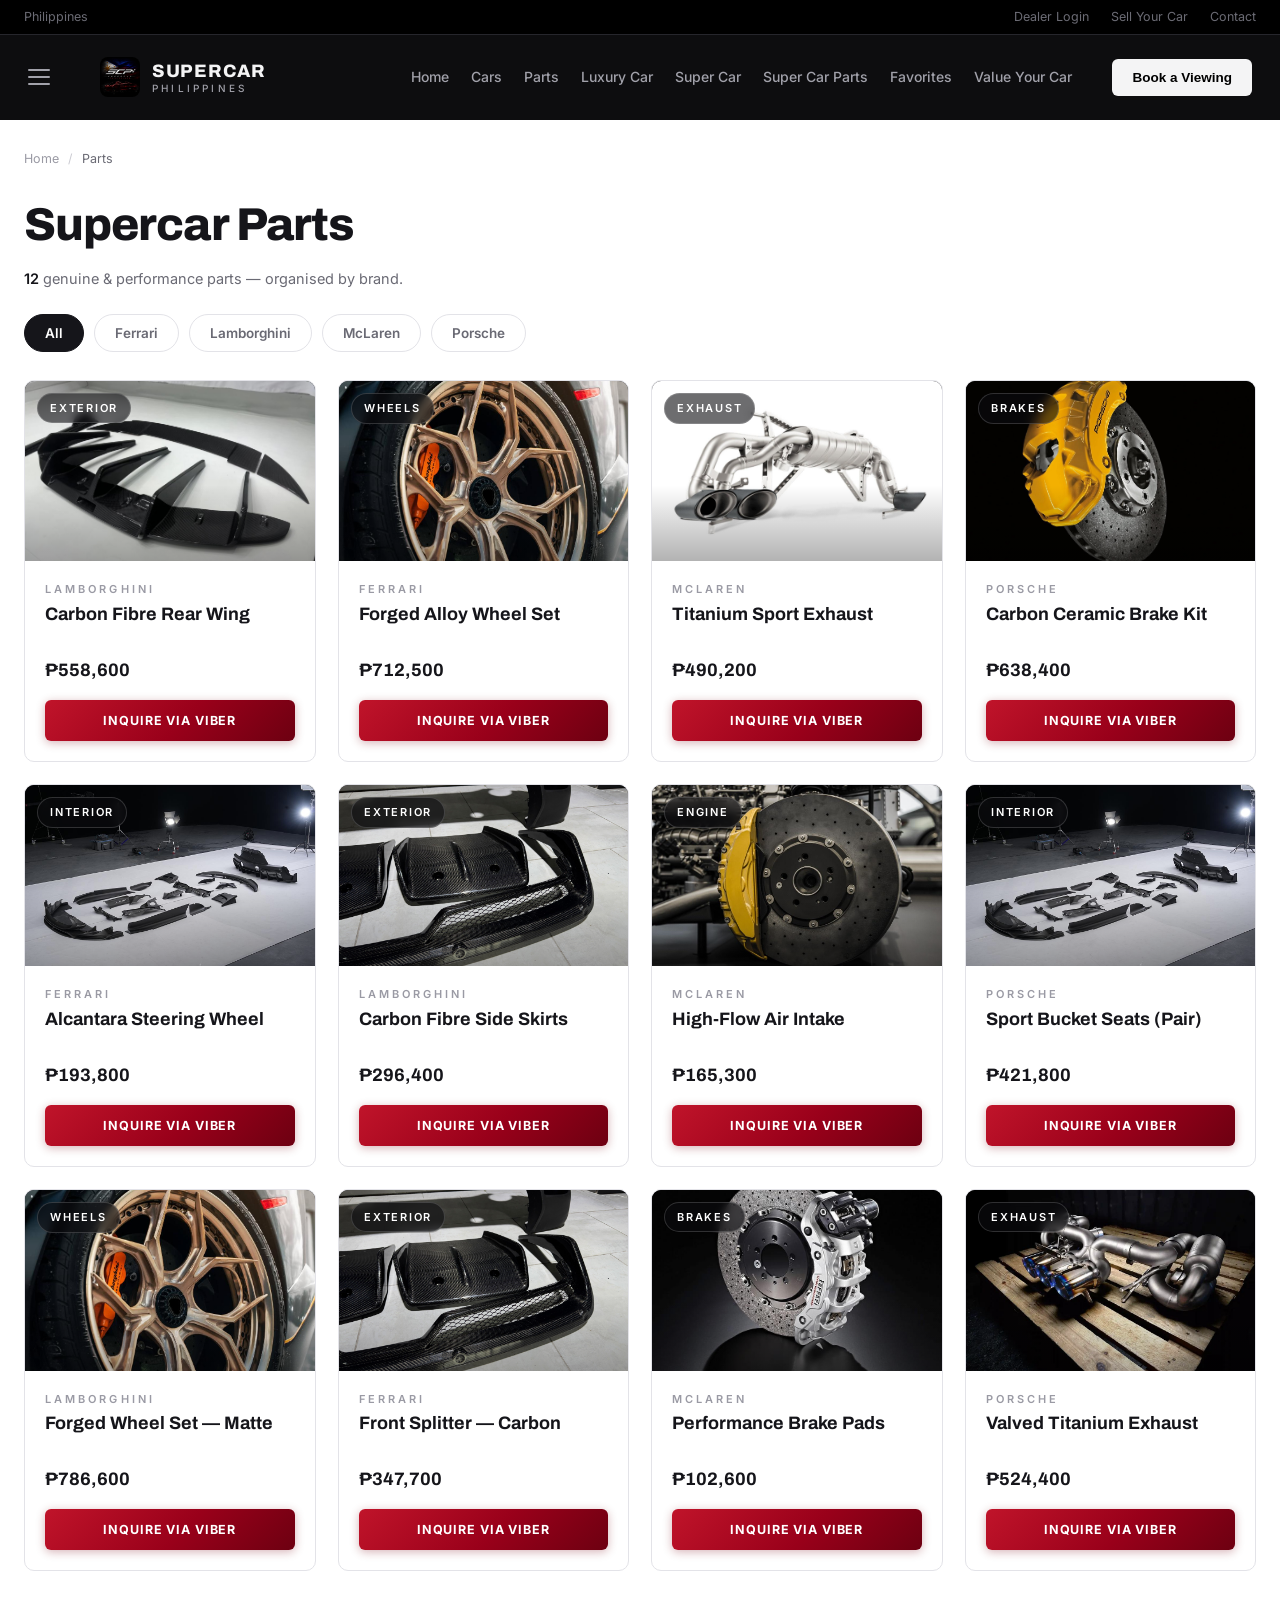
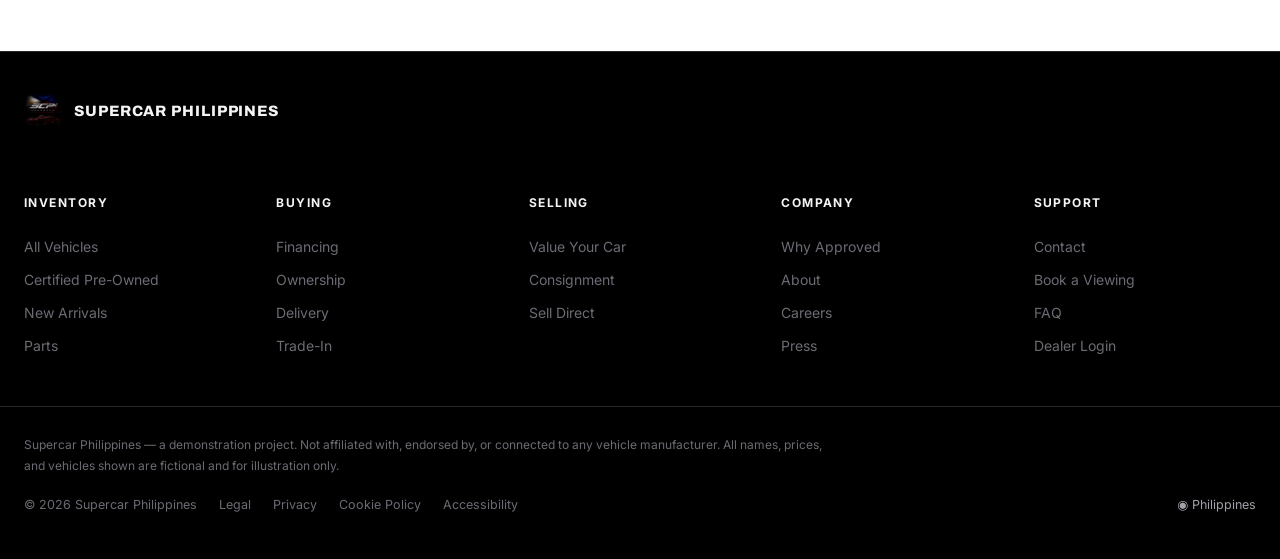
<file: parts.html>
<!DOCTYPE html>
<html lang="en">
<head>
  <meta charset="UTF-8" />
  <meta name="viewport" content="width=device-width, initial-scale=1.0" />
  <title>Supercar Parts — Supercar Philippines</title>

  <!-- SEO + social link preview (Open Graph / Twitter). og:image uses the
       existing Supercar Philippines logo. Update the domain if deployed elsewhere. -->
  <meta name="description" content="Genuine and performance parts for Ferrari, Lamborghini, Porsche and McLaren — carbon fibre, wheels, exhausts, brakes and more, with direct Viber inquiry." />
  <meta property="og:type" content="website" />
  <meta property="og:site_name" content="Supercar Philippines" />
  <meta property="og:locale" content="en_PH" />
  <meta property="og:title" content="Supercar Parts | Supercar Philippines" />
  <meta property="og:description" content="Genuine and performance parts for Ferrari, Lamborghini, Porsche and McLaren — carbon fibre, wheels, exhausts, brakes and more, with direct Viber inquiry." />
  <meta property="og:url" content="https://supercarphilippines.ph/parts.html" />
  <meta property="og:image" content="https://supercarphilippines.ph/img/logo/777800988_1519762656961604_8598645148948029679_n.jpg" />
  <meta property="og:image:alt" content="Supercar Philippines" />
  <meta name="twitter:card" content="summary_large_image" />
  <meta name="twitter:title" content="Supercar Parts | Supercar Philippines" />
  <meta name="twitter:description" content="Genuine and performance parts for Ferrari, Lamborghini, Porsche and McLaren — with direct Viber inquiry." />
  <meta name="twitter:image" content="https://supercarphilippines.ph/img/logo/777800988_1519762656961604_8598645148948029679_n.jpg" />
  <link rel="preconnect" href="https://fonts.googleapis.com" />
  <link rel="preconnect" href="https://fonts.gstatic.com" crossorigin />
  <link href="https://fonts.googleapis.com/css2?family=Inter:wght@300;400;500;600;700&family=Archivo:wght@600;700;800&display=swap" rel="stylesheet" />
  <link rel="stylesheet" href="css/styles.css?v=18" />
</head>
<body class="parts-view">
  <!-- ===== Top utility bar ===== -->
  <div class="utility-bar">
    <div class="container utility-inner">
      <span>Philippines</span>
      <div class="utility-links">
        <a href="#" data-action="dealer">Dealer Login</a>
        <a href="#" data-action="sell">Sell Your Car</a>
        <a href="#" data-action="contact">Contact</a>
      </div>
    </div>
  </div>

  <!-- ===== Header ===== -->
  <header class="site-header">
    <div class="container header-inner">
      <button class="menu-btn" id="menuBtn" aria-label="Open menu">
        <span></span><span></span><span></span>
      </button>
      <a href="index.html" class="brand">
        <img class="brand-logo" src="img/logo/777800988_1519762656961604_8598645148948029679_n.jpg" alt="Supercar Philippines" />
        <span class="brand-name">SUPERCAR<span class="brand-sub">PHILIPPINES</span></span>
      </a>
      <nav class="main-nav">
        <a href="index.html">Home</a>
        <a href="cars.html">Cars</a>
        <a href="parts.html">Parts</a>
        <a href="cars.html?category=luxury">Luxury Car</a>
        <a href="cars.html?category=supercar">Super Car</a>
        <a href="parts.html">Super Car Parts</a>
        <a href="cars.html#favorites">Favorites</a>
        <a href="#" data-action="value">Value Your Car</a>
      </nav>
      <button class="header-cta" data-action="book">Book a Viewing</button>
      <a class="header-back" href="cars.html"><span aria-hidden="true">‹</span>&nbsp;Available Cars</a>
    </div>
  </header>

  <!-- ===== Supercar Parts ===== -->
  <section class="parts-section" id="partsView">
    <div class="container">
      <nav class="breadcrumb">
        <a href="index.html">Home</a><span>/</span>
        <span class="current">Parts</span>
      </nav>
      <div class="parts-head">
        <h1>Supercar Parts</h1>
        <p><span id="partsCount">0</span> genuine &amp; performance parts — organised by brand.</p>
      </div>
      <div class="parts-filters" id="partsFilters"></div>
      <div class="parts-grid" id="partsGrid"></div>
    </div>
  </section>

  <!-- ===== Footer ===== -->
  <footer class="site-footer">
    <div class="container footer-brand">
      <img src="img/logo/777800988_1519762656961604_8598645148948029679_n.jpg" alt="Supercar Philippines" />
      <span>SUPERCAR PHILIPPINES</span>
    </div>
    <div class="container footer-cols">
      <div>
        <h4>Inventory</h4>
        <a href="cars.html">All Vehicles</a>
        <a href="cars.html">Certified Pre-Owned</a>
        <a href="cars.html">New Arrivals</a>
        <a href="parts.html">Parts</a>
      </div>
      <div>
        <h4>Buying</h4>
        <a href="#">Financing</a>
        <a href="#">Ownership</a>
        <a href="#">Delivery</a>
        <a href="#">Trade-In</a>
      </div>
      <div>
        <h4>Selling</h4>
        <a href="#" data-action="value">Value Your Car</a>
        <a href="#" data-action="sell">Consignment</a>
        <a href="#" data-action="sell">Sell Direct</a>
      </div>
      <div>
        <h4>Company</h4>
        <a href="#" data-action="why">Why Approved</a>
        <a href="index.html">About</a>
        <a href="#">Careers</a>
        <a href="#">Press</a>
      </div>
      <div>
        <h4>Support</h4>
        <a href="#" data-action="contact">Contact</a>
        <a href="#" data-action="book">Book a Viewing</a>
        <a href="#">FAQ</a>
        <a href="#" data-action="dealer">Dealer Login</a>
      </div>
    </div>

    <div class="container footer-legal">
      <p class="legal-copy">
        Supercar Philippines — a demonstration project. Not affiliated with, endorsed by,
        or connected to any vehicle manufacturer. All names, prices, and vehicles shown
        are fictional and for illustration only.
      </p>
      <div class="legal-links">
        <span>© 2026 Supercar Philippines</span>
        <a href="#">Legal</a>
        <a href="#">Privacy</a>
        <a href="#">Cookie Policy</a>
        <a href="#">Accessibility</a>
        <span class="region">◉ Philippines</span>
      </div>
    </div>
  </footer>

  <!-- ===== Back to top ===== -->
  <button class="to-top" id="toTop" aria-label="Back to top">
    <svg viewBox="0 0 24 24" width="20" height="20" aria-hidden="true">
      <path d="M12 19V5M6 11l6-6 6 6" fill="none" stroke="currentColor" stroke-width="2" stroke-linecap="round" stroke-linejoin="round"/>
    </svg>
  </button>

  <!-- ===== Slide-out menu ===== -->
  <div class="mega-menu" id="megaMenu" hidden>
    <button class="mega-close" id="megaClose" aria-label="Close menu">&times;</button>
    <div class="mega-inner">
      <div class="mega-left">
        <p class="mega-eyebrow">Supercar Philippines</p>
        <nav class="mega-nav" id="megaNav">
          <a href="index.html" data-img="img/1.svg" data-video="videos/menu%20videos/5309353-hd_1920_1080_25fps.mp4">Home</a>
          <a href="cars.html" data-img="img/2.svg" data-video="videos/menu%20videos/7727416-hd_1920_1080_25fps.mp4">Cars</a>
          <a href="parts.html" class="active" data-img="img/3.svg" data-video="videos/menu%20videos/14209289_3840_2160_24fps.mp4">Parts</a>
          <a href="cars.html?category=luxury" data-img="img/2.svg" data-video="videos/menu%20videos/7727416-hd_1920_1080_25fps.mp4">Luxury Car</a>
          <a href="cars.html?category=supercar" data-img="img/2.svg" data-video="videos/menu%20videos/7727416-hd_1920_1080_25fps.mp4">Super Car</a>
          <a href="parts.html" data-img="img/3.svg" data-video="videos/menu%20videos/14209289_3840_2160_24fps.mp4">Super Car Parts</a>
          <a href="#" data-img="img/4.svg" data-action="value" data-video="videos/menu%20videos/14209313_3840_2160_24fps.mp4">Value Your Car</a>
        </nav>
      </div>
      <div class="mega-right" id="megaRight">
        <video class="mega-video is-active" muted loop playsinline autoplay preload="auto"
               src="videos/menu%20videos/14209289_3840_2160_24fps.mp4"></video>
        <video class="mega-video" muted loop playsinline preload="metadata"></video>
      </div>
    </div>
  </div>

  <!-- ===== Part inquiry (copy + Viber) ===== -->
  <div class="inquire-modal" id="partInquireModal" hidden>
    <div class="inquire-dialog">
      <button class="inquire-close" id="partInquireClose" aria-label="Close">&times;</button>
      <div class="inquire-done" style="display:block">
        <h3>Your parts inquiry is ready</h3>
        <p>Copy your inquiry below, then send it to Supercar Philippines on Viber.</p>
        <textarea class="inq-ready" id="partReadyText" readonly rows="6"></textarea>
        <button class="inq-copy inq-copy-primary" id="partCopyInquiry" type="button">Copy Inquiry</button>

        <div class="inq-viber-box">
          <img class="inq-qr" src="img/viber_qr_code.png" alt="Scan to add Supercar Philippines on Viber" />
          <div class="inq-viber-info">
            <p class="inq-viber-label">Message us on Viber</p>
            <p class="inq-number">+63 999 937 7194</p>
            <p class="inq-viber-hint">On a computer? <strong>Scan the QR</strong> with your phone's Viber. On a phone, <strong>Copy Number</strong>, open Viber, and paste your inquiry.</p>
            <div class="inq-fallback-actions">
              <button class="inq-copy ghost" id="partCopyNumber" type="button">Copy Number</button>
              <a class="inq-copy" id="partOpenViber" href="viber://chat?number=%2B639999377194">Open Viber Chat</a>
            </div>
          </div>
        </div>
        <button class="inq-done-close" id="partInquireDoneClose" type="button">Close</button>
      </div>
    </div>
  </div>

  <!-- ===== Quick View / Info Modal ===== -->
  <div class="modal-backdrop" id="modal" hidden>
    <div class="modal" role="dialog" aria-modal="true">
      <button class="modal-close" id="modalClose" aria-label="Close">×</button>
      <div class="modal-body" id="modalBody"></div>
    </div>
  </div>

  <script src="js/shared.js?v=6"></script>
  <script src="js/parts.js?v=3"></script>
</body>
</html>
</file>
<file: css/styles.css>
:root {
  --bg: #0d0d0f;
  --bg-elevated: #16161a;
  --bg-card: #17171b;
  --line: #26262c;
  --text: #f4f4f5;
  --text-dim: #a1a1aa;
  --text-faint: #6b6b74;
  --accent: #d4001a;
  --accent-hover: #ff1a34;

  /* Light content zone (Ferrari-style body) */
  --paper: #ffffff;
  --paper-2: #f4f4f6;
  --paper-line: #e3e3e8;
  --ink: #15151a;
  --ink-dim: #6a6a74;
  --ink-faint: #9a9aa4;

  --radius: 10px;
  --maxw: 1440px;
  --font: 'Inter', system-ui, -apple-system, sans-serif;
  --font-display: 'Archivo', var(--font);
}

* { box-sizing: border-box; margin: 0; padding: 0; }

body {
  font-family: var(--font);
  background: var(--paper);
  color: var(--ink);
  line-height: 1.5;
  -webkit-font-smoothing: antialiased;
}
:focus-visible { outline: 2px solid var(--accent); outline-offset: 2px; border-radius: 3px; }

a { color: inherit; text-decoration: none; }
img { display: block; max-width: 100%; }

.container { max-width: var(--maxw); margin: 0 auto; padding: 0 24px; }

/* ===== Utility bar ===== */
.utility-bar {
  background: #000;
  font-size: 12.5px;
  color: var(--text-faint);
  border-bottom: 1px solid var(--line);
}
.utility-inner {
  display: flex;
  justify-content: space-between;
  align-items: center;
  height: 34px;
}
.utility-links { display: flex; gap: 22px; }
.utility-links a:hover { color: var(--text); }

/* ===== Header ===== */
.site-header {
  position: sticky;
  top: 0;
  z-index: 50;
  background: #0d0d0f;
  border-bottom: 1px solid transparent;
  transition: box-shadow .45s cubic-bezier(.4,0,.2,1),
              border-color .45s cubic-bezier(.4,0,.2,1);
}
body.scrolled .site-header {
  border-bottom-color: rgba(255,255,255,.08);
  box-shadow: 0 10px 34px rgba(0,0,0,.35);
}
.header-inner {
  display: flex;
  align-items: center;
  gap: 40px;
  height: 84px;
  max-width: none;              /* full-width bar — menu button hugs the left edge */
  padding-left: 28px;
  padding-right: 28px;
  transition: height .45s cubic-bezier(.4,0,.2,1);
}
body.scrolled .header-inner { height: 62px; }

/* Sticky sub-header — slides down over the main header once scrolled */
.subheader {
  position: fixed;
  top: 0; left: 0; right: 0;
  z-index: 60;
  background: var(--paper);
  border-bottom: 1px solid var(--paper-line);
  box-shadow: 0 6px 24px rgba(20,20,26,.10);
  transform: translateY(-100%);
  transition: transform .4s cubic-bezier(.4,0,.2,1);
}
.subheader.show { transform: translateY(0); }
.subheader-inner {
  display: flex;
  align-items: center;
  justify-content: space-between;
  gap: 20px;
  height: 66px;
}
body.detail-open .subheader { display: none; }
@media (max-width: 560px) {
  .subheader .compare-btn { display: none; }
}
.brand { display: flex; align-items: center; gap: 12px; }
.brand-mark {
  display: grid;
  place-items: center;
  width: 38px; height: 38px;
  background: var(--accent);
  color: #fff;
  font-family: var(--font-display);
  font-weight: 800;
  font-size: 20px;
  border-radius: 6px;
}
.brand-name {
  font-family: var(--font-display);
  font-weight: 800;
  letter-spacing: .04em;
  font-size: 18px;
  line-height: 1;
  color: var(--text);   /* light text on the dark header */
}
.brand-sub {
  display: block;
  font-family: var(--font);
  font-weight: 500;
  font-size: 10px;
  letter-spacing: .32em;
  color: var(--text-dim);
  margin-top: 3px;
}
.main-nav { display: flex; gap: 22px; margin-left: auto; }
.main-nav a {
  font-size: 14px;
  font-weight: 500;
  color: var(--text-dim);
  padding: 6px 0;
  border-bottom: 2px solid transparent;
  transition: color .15s;
}
.main-nav a:hover { color: var(--text); }
.main-nav a.active { color: var(--text); border-bottom-color: var(--accent); }
.header-cta {
  background: var(--text);
  color: #000;
  border: 0;
  font-weight: 600;
  font-size: 13.5px;
  padding: 11px 20px;
  border-radius: 6px;
  cursor: pointer;
  transition: background .15s;
}
.header-cta:hover { background: #fff; }

/* Home is its own view — the hero shows only on the home route, and the
   listings sections are hidden there (never merged with the listings). */
body:not(.home-view) .home-hero,
body:not(.home-view) .home-block { display: none; }
body.home-view .page-banner,
body.home-view .results,
body.home-view .cta-band,
body.home-view .directory,
body.home-view .subheader { display: none; }

/* Home quick filters — Shop by Brand / Budget carousels */
.home-quick { background: var(--paper); padding: 64px 0 30px; }
.home-quick .container { display: flex; flex-direction: column; gap: 46px; }
.home-quick-group { min-width: 0; }
.carousel-head { display: flex; align-items: baseline; justify-content: space-between; gap: 16px; margin-bottom: 18px; }
.home-quick-title { font-family: var(--font-display); font-size: 22px; font-weight: 800; color: var(--ink); margin: 0; }
.carousel-hint { font-size: 12px; color: var(--ink-dim); letter-spacing: .02em; }

/* Carousel shell — real track with prev/next arrows, snap, hidden scrollbar */
.carousel { position: relative; }
.carousel-track {
  display: flex; gap: 18px;
  overflow-x: auto;
  scroll-snap-type: x proximity;
  scroll-behavior: smooth;
  -webkit-overflow-scrolling: touch;
  scrollbar-width: none;
  padding: 6px 0 10px;
}
.carousel-track::-webkit-scrollbar { display: none; }
.carousel-track > * { flex: 0 0 auto; scroll-snap-align: start; }

/* Arrows — primary navigation on desktop */
.carousel-arrow {
  position: absolute; top: 50%; transform: translateY(-50%);
  z-index: 3; width: 46px; height: 46px; border-radius: 50%;
  display: flex; align-items: center; justify-content: center;
  background: var(--paper); color: var(--ink);
  border: 1px solid var(--paper-line);
  box-shadow: 0 6px 20px rgba(0,0,0,.15);
  cursor: pointer; transition: opacity .18s, transform .18s, background .15s, color .15s, border-color .15s;
}
.carousel-arrow:hover { background: var(--accent); color: #fff; border-color: var(--accent); }
.carousel-arrow.prev { left: -12px; }
.carousel-arrow.next { right: -12px; }
.carousel-arrow:disabled { opacity: 0; pointer-events: none; }
.carousel.no-scroll .carousel-arrow { display: none; }

/* Brand cards — real vehicle imagery, premium styling */
.brand-card {
  position: relative; width: clamp(260px, 28%, 340px);
  aspect-ratio: 4 / 3; border: none; padding: 0; cursor: pointer;
  border-radius: 16px; overflow: hidden; background: #111;
  box-shadow: 0 8px 24px rgba(0,0,0,.12);
  transition: transform .22s ease, box-shadow .22s ease;
}
.brand-card:hover { transform: translateY(-4px); box-shadow: 0 16px 38px rgba(0,0,0,.22); }
.brand-card-media { position: absolute; inset: 0; }
.brand-card-media img { width: 100%; height: 100%; object-fit: cover; transition: transform .5s ease; }
.brand-card:hover .brand-card-media img { transform: scale(1.06); }
.brand-card-info {
  position: absolute; inset: 0; display: flex; flex-direction: column; justify-content: flex-end;
  padding: 16px 18px; color: #fff; text-align: left;
  background: linear-gradient(to top, rgba(0,0,0,.80) 0%, rgba(0,0,0,.30) 46%, rgba(0,0,0,0) 80%);
}
.brand-card-name { font-family: var(--font-display); font-size: 21px; font-weight: 800; letter-spacing: .01em; }
.brand-card-count { font-size: 12.5px; opacity: .85; margin-top: 3px; }

/* Budget cards */
.budget-card {
  width: clamp(300px, 40%, 460px); aspect-ratio: 16 / 9;
  border: 1px solid var(--paper-line); border-radius: 16px; cursor: pointer;
  background: linear-gradient(150deg, var(--paper) 0%, rgba(0,0,0,.03) 100%);
  display: flex; flex-direction: column; justify-content: center; gap: 6px;
  padding: 22px 24px; text-align: left;
  transition: transform .22s ease, box-shadow .22s ease, border-color .15s;
}
.budget-card:hover { transform: translateY(-4px); border-color: var(--accent); box-shadow: 0 16px 34px rgba(0,0,0,.14); }
.budget-card-amount { font-family: var(--font-display); font-size: 25px; font-weight: 800; color: var(--ink); }
.budget-card-sub { font-size: 13px; color: var(--ink-dim); }
.budget-card-go { margin-top: 8px; font-size: 13px; font-weight: 700; color: var(--accent); }

/* Mobile — 1–2 cards visible, finger swipe (arrows hidden), no wrapping */
@media (max-width: 640px) {
  .home-quick .container { gap: 36px; }
  .carousel-arrow { display: none; }
  .carousel-track { gap: 14px; }
  .brand-card { width: clamp(200px, 68vw, 244px); }
  .budget-card { width: clamp(180px, 60vw, 220px); }
}

/* Editorial tiles */
.home-tiles { display: grid; grid-template-columns: 1fr 1fr; }
.home-tile {
  position: relative;
  min-height: 60vh;
  display: flex;
  align-items: flex-end;
  overflow: hidden;
  color: #fff;
}
.home-tile::before {
  content: "";
  position: absolute; inset: 0;
  background: var(--img) center/cover no-repeat;
  transition: transform .6s ease;
}
.home-tile::after {
  content: "";
  position: absolute; inset: 0;
  background: linear-gradient(0deg, rgba(0,0,0,.75) 0%, rgba(0,0,0,.15) 55%, rgba(0,0,0,.35) 100%);
}
.home-tile:hover::before { transform: scale(1.05); }
.tile-inner { position: relative; z-index: 1; width: 100%; text-align: center; padding: 0 24px 56px; }
.tile-eyebrow { text-transform: uppercase; letter-spacing: .22em; font-size: 12px; font-weight: 600; margin-bottom: 12px; opacity: .9; }
.home-tile h2 {
  font-family: var(--font-display);
  font-size: clamp(28px, 3.6vw, 48px);
  font-weight: 800;
  letter-spacing: -.01em;
  margin-bottom: 18px;
  text-shadow: 0 2px 20px rgba(0,0,0,.4);
}
.tile-link {
  display: inline-block;
  font-size: 13px;
  font-weight: 600;
  letter-spacing: .06em;
  text-transform: uppercase;
  padding-bottom: 5px;
  border-bottom: 2px solid rgba(255,255,255,.55);
  transition: border-color .2s, color .2s;
}
.home-tile:hover .tile-link { border-color: var(--accent-hover); color: #fff; }

/* About / company */
.home-about { background: #0d0d0f; color: var(--text); padding: 96px 0; }
.home-about-grid { display: grid; grid-template-columns: 1fr 1.25fr; gap: 60px; align-items: start; }
.home-about-eyebrow { text-transform: uppercase; letter-spacing: .2em; font-size: 12px; font-weight: 600; color: var(--accent-hover); margin-bottom: 20px; }
.home-about-title { font-family: var(--font-display); font-size: clamp(28px, 3.4vw, 44px); font-weight: 800; line-height: 1.1; letter-spacing: -.02em; }
.home-about-body p { color: var(--text-dim); font-size: 16px; line-height: 1.7; margin-bottom: 18px; }
.home-about-stats { display: grid; grid-template-columns: repeat(4, 1fr); gap: 24px; margin-top: 34px; padding-top: 30px; border-top: 1px solid var(--line); }
.home-about-stats strong { display: block; font-family: var(--font-display); font-size: 30px; font-weight: 700; }
.home-about-stats span { font-size: 12px; color: var(--text-faint); text-transform: uppercase; letter-spacing: .06em; margin-top: 6px; display: block; }

/* Newsletter */
.home-newsletter { background: var(--paper-2); text-align: center; padding: 84px 24px; }
.home-newsletter h2 { font-family: var(--font-display); font-size: clamp(26px, 3vw, 38px); font-weight: 800; margin-bottom: 12px; color: var(--ink); }
.home-newsletter p { color: var(--ink-dim); font-size: 16px; margin-bottom: 30px; }
.newsletter-form { display: flex; gap: 12px; max-width: 520px; margin: 0 auto; flex-wrap: wrap; justify-content: center; }
.newsletter-form input {
  flex: 1; min-width: 220px;
  border: 1px solid var(--paper-line);
  border-radius: 6px;
  padding: 15px 16px;
  font-family: inherit; font-size: 15px;
  background: var(--paper); color: var(--ink);
}
.newsletter-form input:focus { outline: none; border-color: var(--accent); }
.newsletter-form .cta-inquire { padding: 15px 40px; }

@media (max-width: 800px) {
  .home-tiles { grid-template-columns: 1fr; }
  .home-tile { min-height: 46vh; }
  .home-about-grid { grid-template-columns: 1fr; gap: 28px; }
  .home-about-stats { grid-template-columns: repeat(2, 1fr); }
}

/* ===== Home hero (full-screen video) ===== */
.home-hero {
  position: relative;
  min-height: 88vh;
  display: flex;
  align-items: center;
  overflow: hidden;
  background: #000;
}
.home-hero-video {
  position: absolute; inset: 0;
  width: 100%; height: 100%;
  object-fit: cover;
  z-index: 0;
}
.home-hero-scrim {
  position: absolute; inset: 0;
  z-index: 1;
  background:
    linear-gradient(90deg, rgba(0,0,0,.82) 0%, rgba(0,0,0,.5) 45%, rgba(0,0,0,.15) 100%),
    linear-gradient(0deg, rgba(0,0,0,.6), transparent 40%);
}
.home-hero-inner { position: relative; z-index: 2; padding: 60px 24px; color: #fff; }
.home-eyebrow {
  text-transform: uppercase;
  letter-spacing: .3em;
  font-size: 12px;
  font-weight: 600;
  color: var(--accent-hover);
  margin-bottom: 20px;
}
.home-title {
  font-family: var(--font-display);
  font-size: clamp(38px, 6vw, 74px);
  font-weight: 800;
  letter-spacing: -.02em;
  line-height: 1.02;
  margin-bottom: 22px;
  text-shadow: 0 2px 30px rgba(0,0,0,.4);
}
.home-lede {
  max-width: 560px;
  font-size: 16.5px;
  line-height: 1.6;
  color: rgba(255,255,255,.85);
  margin-bottom: 34px;
}
.home-actions { display: flex; flex-wrap: wrap; gap: 14px; margin-bottom: 48px; }
.home-cta {
  border: 0;
  cursor: pointer;
  font-family: inherit;
  font-size: 14px;
  font-weight: 600;
  letter-spacing: .05em;
  text-transform: uppercase;
  padding: 16px 34px;
  border-radius: 6px;
  background: linear-gradient(135deg, #c0142a 0%, #99001a 55%, #6d0011 100%);
  color: #fff;
  box-shadow: 0 4px 18px rgba(120,0,18,.4);
  transition: transform .16s, box-shadow .2s, filter .2s;
}
.home-cta:hover { transform: translateY(-2px); box-shadow: 0 12px 28px rgba(120,0,18,.5); filter: brightness(1.08); }
.home-cta.ghost {
  background: transparent;
  border: 1px solid rgba(255,255,255,.5);
  box-shadow: none;
}
.home-cta.ghost:hover { border-color: #fff; background: rgba(255,255,255,.08); }
.home-stats { display: flex; gap: 44px; flex-wrap: wrap; }
.home-stats div { display: flex; flex-direction: column; }
.home-stats strong { font-family: var(--font-display); font-size: 30px; font-weight: 700; }
.home-stats span {
  font-size: 12px;
  color: rgba(255,255,255,.6);
  text-transform: uppercase;
  letter-spacing: .08em;
  margin-top: 5px;
}
.hero-cue {
  position: absolute;
  bottom: 24px; left: 50%;
  transform: translateX(-50%);
  z-index: 3;
  width: 46px; height: 46px;
  display: grid; place-items: center;
  background: rgba(255,255,255,.1);
  border: 1px solid rgba(255,255,255,.35);
  border-radius: 50%;
  color: #fff;
  cursor: pointer;
  animation: cueBounce 1.8s ease-in-out infinite;
  transition: background .15s;
}
.hero-cue:hover { background: rgba(255,255,255,.22); }
@keyframes cueBounce {
  0%, 100% { transform: translate(-50%, 0); }
  50% { transform: translate(-50%, 7px); }
}
@media (max-width: 560px) {
  .home-hero { min-height: 78vh; }
  .home-stats { gap: 26px; }
}

/* Info dialog (nav actions) */
.info-modal { padding: 36px 36px 40px; }
.info-modal h2 { font-family: var(--font-display); font-size: 26px; font-weight: 800; color: var(--text); margin: 0 0 18px; }
.info-modal p { color: var(--text-dim); font-size: 15px; line-height: 1.7; margin-bottom: 14px; }
.info-modal p:last-child { margin-bottom: 0; }
.info-modal strong { color: var(--text); }

/* ===== Page banner (light) ===== */
.page-banner {
  background: var(--paper);
  border-bottom: 1px solid var(--paper-line);
  padding: 30px 0 34px;
}
.breadcrumb {
  display: flex;
  align-items: center;
  gap: 9px;
  font-size: 12.5px;
  color: var(--ink-faint);
  margin-bottom: 22px;
}
.breadcrumb a:hover { color: var(--ink); }
.breadcrumb span { color: #cbcbd2; }
.breadcrumb .current { color: var(--ink-dim); }
.banner-title-row {
  display: flex;
  justify-content: space-between;
  align-items: flex-end;
  gap: 24px;
  flex-wrap: wrap;
}
.banner-title-row h1 {
  font-family: var(--font-display);
  font-size: clamp(28px, 4vw, 46px);
  font-weight: 800;
  letter-spacing: -.02em;
  line-height: 1;
  color: var(--ink);
}
.banner-sub { color: var(--ink-dim); font-size: 14.5px; margin-top: 10px; }
.banner-sub span { color: var(--ink); font-weight: 600; }
.banner-badges { display: flex; gap: 12px; }
.banner-badge {
  background: var(--paper-2);
  border: 1px solid var(--paper-line);
  border-radius: 7px;
  padding: 9px 14px;
  font-size: 12.5px;
  color: var(--ink-dim);
}
.banner-badge strong {
  font-family: var(--font-display);
  color: var(--ink);
  font-size: 14px;
  margin-right: 4px;
}

/* ===== Results (light) ===== */
.results { padding-top: 30px; padding-bottom: 80px; }

/* Toolbar */
.results-toolbar {
  display: flex;
  justify-content: space-between;
  align-items: center;
  gap: 20px;
  flex-wrap: wrap;
}
.refine-btn {
  display: inline-flex;
  align-items: center;
  gap: 12px;
  background: none;
  border: 0;
  color: var(--ink);
  font-family: inherit;
  font-size: 15px;
  font-weight: 600;
  letter-spacing: .02em;
  cursor: pointer;
  padding: 8px 0;
}
.refine-btn svg {
  padding: 8px;
  border: 1px solid var(--paper-line);
  border-radius: 50%;
  box-sizing: content-box;
  transition: all .15s;
}
.refine-btn:hover svg,
.refine-btn.active svg { border-color: var(--accent); color: var(--accent); }
.toolbar-right { display: flex; align-items: center; gap: 16px; }
.compare-btn {
  background: none;
  border: 1px solid var(--paper-line);
  color: var(--ink);
  font-family: inherit;
  font-size: 13px;
  font-weight: 600;
  letter-spacing: .04em;
  text-transform: uppercase;
  padding: 12px 24px;
  border-radius: 4px;
  cursor: pointer;
  transition: all .15s;
}
.compare-btn:hover { border-color: var(--ink); }
.sort-control {
  display: flex;
  flex-direction: column;
  gap: 2px;
  border: 1px solid var(--paper-line);
  border-radius: 4px;
  padding: 6px 12px 4px;
}
.sort-cap {
  font-size: 10px;
  text-transform: uppercase;
  letter-spacing: .1em;
  color: var(--ink-faint);
}
.sort-control select {
  border: 0;
  padding: 0;
  padding-right: 18px;
  font-weight: 600;
  font-size: 14px;
  width: auto;
}

/* View toggle (light) */
.view-toggle {
  display: flex;
  border: 1px solid var(--paper-line);
  border-radius: 4px;
  overflow: hidden;
}
.view-btn {
  background: var(--paper);
  border: 0;
  color: var(--ink-dim);
  width: 44px;
  height: 44px;
  font-size: 17px;
  cursor: pointer;
  transition: all .15s;
}
.view-btn + .view-btn { border-left: 1px solid var(--paper-line); }
.view-btn:hover { color: var(--ink); }
.view-btn.active { background: var(--ink); color: #fff; }

/* Filter panel (collapsible) */
.filter-panel {
  margin-top: 18px;
  background: var(--paper-2);
  border: 1px solid var(--paper-line);
  border-radius: var(--radius);
  padding: 24px;
}
.filter-panel-grid {
  display: grid;
  grid-template-columns: repeat(auto-fit, minmax(180px, 1fr));
  gap: 26px;
  align-items: start;
}
.link-btn {
  background: none;
  border: 0;
  color: var(--accent);
  font-size: 13px;
  font-weight: 600;
  cursor: pointer;
  padding: 0;
}
.link-btn:hover { text-decoration: underline; }
.filter-label {
  display: block;
  font-size: 11px;
  text-transform: uppercase;
  letter-spacing: .08em;
  color: var(--ink-faint);
  margin-bottom: 12px;
}
select {
  width: 100%;
  background: var(--paper);
  color: var(--ink);
  border: 1px solid var(--paper-line);
  border-radius: 6px;
  padding: 10px 12px;
  font-family: inherit;
  font-size: 14px;
  cursor: pointer;
}
select:focus { outline: none; border-color: var(--accent); }
input[type="range"] { width: 100%; accent-color: var(--accent); cursor: pointer; }
.range-value { font-size: 13px; color: var(--ink-dim); margin-top: 8px; }
.range-value span { color: var(--ink); font-weight: 600; }
.chip-row { display: flex; flex-wrap: wrap; gap: 8px; }
.chip {
  display: inline-flex;
  align-items: center;
  gap: 6px;
  background: var(--paper);
  border: 1px solid var(--paper-line);
  color: var(--ink-dim);
  font-size: 13px;
  padding: 7px 11px;
  border-radius: 20px;
  cursor: pointer;
  transition: all .15s;
}
.chip i { width: 11px; height: 11px; border-radius: 50%; }
.chip:hover { border-color: var(--ink-faint); color: var(--ink); }
.chip.active { border-color: var(--accent); color: var(--accent); background: rgba(212,0,26,.07); }
.filter-foot { display: flex; align-items: center; justify-content: space-between; gap: 14px; }
.filter-checkbox {
  display: flex;
  align-items: center;
  gap: 10px;
  font-size: 14px;
  color: var(--ink);
  cursor: pointer;
}
.filter-checkbox input { width: 16px; height: 16px; accent-color: var(--accent); cursor: pointer; }

/* Back-to-search (Favorites) */
.fav-back {
  display: inline-flex;
  align-items: center;
  gap: 8px;
  background: none;
  border: 0;
  cursor: pointer;
  font-family: inherit;
  font-size: 13px;
  font-weight: 600;
  letter-spacing: .05em;
  text-transform: uppercase;
  color: var(--ink);
  padding: 6px 0;
  margin-bottom: 18px;
}
.fav-back:hover { color: var(--accent); }

/* Active filter chips + save search */
.active-filters { display: flex; flex-wrap: wrap; align-items: center; gap: 10px; margin: -6px 0 26px; }
.afilter-chip {
  display: inline-flex; align-items: center; gap: 9px;
  background: var(--ink); color: #fff; border: 0; border-radius: 22px;
  padding: 9px 16px; font-family: inherit; font-size: 13px; font-weight: 600;
  cursor: pointer; transition: background .15s;
}
.afilter-chip span { font-size: 16px; line-height: 1; opacity: .85; }
.afilter-chip:hover { background: #000; }
.save-search {
  background: none; border: 1px solid var(--paper-line); border-radius: 6px;
  padding: 10px 20px; font-family: inherit; font-size: 12px; font-weight: 600;
  letter-spacing: .05em; text-transform: uppercase; color: var(--ink);
  cursor: pointer; transition: border-color .15s;
}
.save-search:hover { border-color: var(--ink); }

/* Listings header */
.results-divider { height: 1px; background: var(--paper-line); margin: 26px 0; }
.listings-head { margin-bottom: 24px; }
.listings-title {
  font-family: var(--font-display);
  font-size: clamp(24px, 3.5vw, 38px);
  font-weight: 800;
  letter-spacing: -.02em;
  color: var(--ink);
}
.result-count { font-size: 14px; color: var(--ink-dim); margin-top: 8px; }
.result-count span { color: var(--ink); font-weight: 600; }

.card-grid {
  display: grid;
  grid-template-columns: repeat(auto-fill, minmax(300px, 1fr));
  gap: 24px;
}

/* Card */
.card {
  background: var(--paper);
  border: 1px solid var(--paper-line);
  border-radius: var(--radius);
  overflow: hidden;
  cursor: pointer;
  transition: transform .2s, border-color .2s, box-shadow .2s;
}
.card:hover {
  transform: translateY(-4px);
  border-color: #d0d0d6;
  box-shadow: 0 18px 44px rgba(20,20,26,.14);
}
.card-media {
  position: relative;
  aspect-ratio: 16 / 10;
  overflow: hidden;
  background: #000;
}

/* Gallery / carousel */
.gallery { position: absolute; inset: 0; }
.gallery .slide {
  position: absolute;
  inset: 0;
  width: 100%; height: 100%;
  object-fit: cover;
  opacity: 0;
  transition: opacity .45s ease;
}
.gallery .slide.active { opacity: 1; }
.gdots {
  position: absolute;
  bottom: 12px; left: 0; right: 0;
  display: flex;
  justify-content: center;
  z-index: 3;
}
.gdots-vp {
  position: relative;
  height: 24px;
  max-width: 96px;                 /* fixed window ≈ 5 dots wide */
  display: flex;
  align-items: center;
  overflow: hidden;
  -webkit-mask-image: linear-gradient(90deg, transparent, #000 20%, #000 80%, transparent);
  mask-image: linear-gradient(90deg, transparent, #000 20%, #000 80%, transparent);
}
.gdots-track {
  position: relative;
  display: flex;
  align-items: center;
  transition: transform .4s cubic-bezier(.4,0,.2,1);
}
.gdot {
  flex: 0 0 auto;
  margin: 0 5px;
  width: 7px; height: 7px;
  border-radius: 50%;
  border: 2px solid transparent;
  background: rgba(255,255,255,.6);
  padding: 0;
  cursor: pointer;
  transition: width .3s cubic-bezier(.34,1.56,.64,1),
              height .3s cubic-bezier(.34,1.56,.64,1),
              background .3s ease,
              border-color .3s ease,
              transform .3s ease;
}
.gdot:hover { background: rgba(255,255,255,.95); }
.gdot.active {
  width: 20px; height: 20px;
  background: transparent;
  border-color: #fff;
  animation: dotPop .35s ease;
}
@keyframes dotPop {
  0%   { transform: scale(.4); }
  60%  { transform: scale(1.15); }
  100% { transform: scale(1); }
}
.gnav {
  position: absolute;
  bottom: 6px;                 /* same row as the dots */
  width: 40px; height: 40px;
  display: grid; place-items: center;
  border: 0;
  background: transparent;
  color: #fff;
  font-size: 26px;
  line-height: 1;
  cursor: pointer;
  opacity: 0;
  transition: opacity .2s, color .2s;
  z-index: 4;                  /* above the full-width .gdots layer (z-index 3) */
  text-shadow: 0 1px 5px rgba(0,0,0,.55);
}
.gnav.prev { left: 8px; }
.gnav.next { right: 8px; }
.card:hover .gnav { opacity: 1; }
.gnav:hover { color: var(--accent-hover); }
/* Arrows stay fully visible at the ends (no grey-out); they just don't advance. */
.gnav.disabled { cursor: default; }

/* Touch devices / small screens have no hover — show hover-only controls. */
@media (hover: none), (max-width: 820px) {
  .gnav { opacity: 1; }
  .card-fav { opacity: 1 !important; animation: none !important; }
  .card:hover .card-fav { animation: none; opacity: 1; }
}

/* Photos Coming Soon fallback */
.gallery.coming-soon {
  display: grid;
  place-items: center;
  align-content: center;
  gap: 12px;
  background: radial-gradient(120% 120% at 50% 40%, #1a1a1e 0%, #000 70%);
}
.cs-mark {
  font-family: var(--font-display);
  font-weight: 800;
  font-size: 34px;
  color: #fff;
  width: 56px; height: 56px;
  display: grid; place-items: center;
  border: 2px solid rgba(255,255,255,.5);
  border-radius: 50%;
}
.cs-text {
  color: #cfcfd4;
  font-size: 17px;
  letter-spacing: .02em;
}

/* Dealer tag */
.dealer-tag {
  position: absolute;
  top: 12px; right: 14px;
  z-index: 3;
  text-align: right;
  line-height: 1.3;
  font-size: 9px;
  letter-spacing: .03em;
  color: #33333a;
  transition: opacity .18s;
}
.dealer-tag strong {
  display: block;
  font-size: 10px;
  font-weight: 700;
  text-transform: uppercase;
  color: #141416;
}
/* Dealer badge steps aside for the bookmark, then returns as it fades out. */
.card:hover .dealer-tag { animation: dealerReturn 2s ease forwards; }
@keyframes dealerReturn {
  0%, 80% { opacity: 0; }
  100% { opacity: 1; }
}
.card-badges {
  position: absolute;
  top: 12px; left: 12px;
  display: flex;
  gap: 6px;
}
.badge {
  font-size: 11px;
  font-weight: 600;
  letter-spacing: .04em;
  padding: 4px 9px;
  border-radius: 4px;
  text-transform: uppercase;
  backdrop-filter: blur(4px);
}
.badge-certified { background: var(--accent); color: #fff; box-shadow: 0 2px 8px rgba(0,0,0,.15); }
.badge-new { background: #fff; color: #000; box-shadow: 0 2px 8px rgba(0,0,0,.12); }
.card-fav {
  --fill: transparent;
  position: absolute;
  top: 12px; right: 12px;
  z-index: 4;
  width: 36px; height: 36px;
  display: grid; place-items: center;
  background: rgba(255,255,255,.14);
  border: 0;
  border-radius: 8px;
  color: #fff;
  cursor: pointer;
  backdrop-filter: blur(6px);
  opacity: 0;
  transition: opacity .18s, background .18s, color .18s, transform .12s;
}
/* On hover the bookmark appears, holds ~2s, then fades out. Re-hovering the
   card restarts the animation, so it shows again. */
.card:hover .card-fav { animation: favAutoHide 2s ease forwards; }
.card:hover .card-fav.active,
.card-fav.active { opacity: 1; animation: none; }   /* saved = always visible */
@keyframes favAutoHide {
  0%   { opacity: 1; transform: scale(.5); }   /* appears instantly */
  12%  { opacity: 1; transform: scale(1.15); }  /* pop */
  22%  { transform: scale(1); }
  80%  { opacity: 1; transform: scale(1); }
  100% { opacity: 0; transform: scale(1); }
}
.card-fav svg { display: block; transition: fill .18s; }
.card-fav:hover { background: rgba(255,255,255,.28); }
.card-fav:active { transform: scale(.9); }
.card-fav.active { --fill: var(--accent); color: var(--accent); background: rgba(255,255,255,.9); }

.card-body { padding: 22px; }
.card-meta {
  font-size: 12.5px;
  color: var(--ink-dim);
  letter-spacing: .02em;
  margin-bottom: 14px;
}
.card-meta .dot { margin: 0 7px; }
.card-brand {
  font-size: 11px;
  font-weight: 600;
  letter-spacing: .28em;
  text-transform: uppercase;
  color: var(--ink-faint);
  margin-bottom: 3px;
}
.card-model {
  font-family: var(--font-display);
  font-size: 23px;
  font-weight: 700;
  line-height: 1.1;
  color: var(--ink);
}
.card-price {
  font-family: var(--font-display);
  font-size: 21px;
  font-weight: 700;
  margin-top: 10px;
  color: var(--ink);
}
.card-price.on-request {
  font-family: var(--font);
  font-size: 15px;
  font-weight: 600;
  color: var(--ink-dim);
  letter-spacing: .01em;
  text-transform: uppercase;
}
.card-attrs {
  display: grid;
  grid-template-columns: 1fr 1fr;
  gap: 16px;
  margin: 20px 0;
  padding: 20px 0;
  border-top: 1px solid var(--paper-line);
  border-bottom: 1px solid var(--paper-line);
}
.card-attrs .wide { grid-column: 1 / -1; }
.card-attrs dt {
  font-size: 10.5px;
  text-transform: uppercase;
  letter-spacing: .07em;
  color: var(--ink-faint);
  margin-bottom: 4px;
}
.card-attrs dd { font-size: 14px; color: var(--ink); font-weight: 500; }
.card-actions { display: flex; gap: 10px; }
.btn-inquire, .btn-details {
  position: relative;
  overflow: hidden;
  flex: 1;
  padding: 13px 10px;
  border-radius: 6px;
  font-family: inherit;
  font-size: 12.5px;
  font-weight: 700;
  letter-spacing: .07em;
  text-transform: uppercase;
  cursor: pointer;
  isolation: isolate;
}
/* INQUIRE — red gradient, lift + glow, and a light sweep on hover */
.btn-inquire {
  color: #fff;
  border: 0;
  background: linear-gradient(135deg, #c0142a 0%, #99001a 55%, #6d0011 100%);
  box-shadow: 0 2px 10px rgba(120,0,18,.3);
  transition: transform .18s ease, box-shadow .22s ease, filter .2s ease;
}
.btn-inquire:hover { transform: translateY(-2px); box-shadow: 0 10px 24px rgba(120,0,18,.42); filter: brightness(1.08); }
.btn-inquire:active { transform: translateY(0); }
.btn-inquire::before {
  content: "";
  position: absolute; top: 0; bottom: 0; left: -130%;
  width: 55%;
  background: linear-gradient(120deg, transparent, rgba(255,255,255,.5), transparent);
  transform: skewX(-22deg);
  transition: left .55s ease;
}
.btn-inquire:hover::before { left: 150%; }
/* MORE DETAILS — outline that wipes to dark fill on hover */
.btn-details {
  color: var(--ink);
  border: 1px solid var(--paper-line);
  background: transparent;
  transition: color .25s ease, border-color .2s ease;
}
.btn-details::before {
  content: "";
  position: absolute; inset: 0;
  background: var(--ink);
  transform: scaleX(0);
  transform-origin: left center;
  transition: transform .28s cubic-bezier(.4,0,.2,1);
  z-index: -1;
}
.btn-details:hover { color: #fff; border-color: var(--ink); }
.btn-details:hover::before { transform: scaleX(1); }
.card-location {
  display: flex;
  align-items: center;
  gap: 6px;
  font-size: 13px;
  color: var(--ink-faint);
  margin-top: 6px;
}

/* View toggle */
.toolbar-right { display: flex; align-items: center; gap: 20px; }
.view-toggle {
  display: flex;
  border: 1px solid var(--line);
  border-radius: 6px;
  overflow: hidden;
}
.view-btn {
  background: var(--bg-elevated);
  border: 0;
  color: var(--text-faint);
  width: 38px;
  height: 36px;
  font-size: 16px;
  cursor: pointer;
  transition: all .15s;
}
.view-btn + .view-btn { border-left: 1px solid var(--line); }
.view-btn:hover { color: var(--text); }
.view-btn.active { background: var(--accent); color: #fff; }

/* List view */
.card-grid.list-view { grid-template-columns: 1fr; }
.card-grid.list-view .card {
  display: grid;
  grid-template-columns: 300px 1fr;
}
.card-grid.list-view .card-media { aspect-ratio: auto; }
.card-grid.list-view .card-attrs { grid-template-columns: repeat(3, 1fr); }
.card-grid.list-view .card-attrs .wide { grid-column: auto; }
.card-grid.list-view .card-actions { max-width: 360px; }
@media (max-width: 640px) {
  .card-grid.list-view .card { grid-template-columns: 1fr; }
}

.empty-state {
  text-align: center;
  padding: 80px 20px;
  color: var(--ink-dim);
}
.empty-state p { margin-bottom: 14px; }

/* ===== Promo card (in grid) ===== */
.promo-card {
  border-radius: var(--radius);
  overflow: hidden;
  color: #fff;
  background:
    linear-gradient(180deg, rgba(15,4,6,.15) 0%, rgba(10,3,4,.85) 100%),
    linear-gradient(120deg, #3a0a12 0%, #1a1a1e 55%, #0d0d0f 100%);
  min-height: 420px;
  display: flex;
  align-items: flex-end;
}
.promo-inner { padding: 28px; }
.promo-eyebrow {
  text-transform: uppercase;
  letter-spacing: .28em;
  font-size: 11px;
  font-weight: 600;
  color: var(--accent-hover);
  margin-bottom: 12px;
}
.promo-card h3 {
  font-family: var(--font-display);
  font-size: 26px;
  font-weight: 800;
  line-height: 1.1;
  margin-bottom: 12px;
}
.promo-text { font-size: 14px; color: rgba(255,255,255,.8); line-height: 1.6; margin-bottom: 22px; }
.promo-btn {
  background: #fff;
  color: #000;
  border: 0;
  font-family: inherit;
  font-size: 13px;
  font-weight: 600;
  text-transform: uppercase;
  letter-spacing: .04em;
  padding: 12px 22px;
  border-radius: 5px;
  cursor: pointer;
  transition: background .15s;
}
.promo-btn:hover { background: var(--accent); color: #fff; }

/* ===== Load More ===== */
.load-more-wrap { text-align: center; padding: 44px 0 8px; }
.load-more {
  background: none;
  border: 1px solid var(--paper-line);
  color: var(--ink);
  font-family: inherit;
  font-size: 13px;
  font-weight: 600;
  letter-spacing: .06em;
  text-transform: uppercase;
  padding: 15px 48px;
  border-radius: 5px;
  cursor: pointer;
  transition: all .15s;
}
.load-more:hover { border-color: var(--ink); background: var(--paper-2); }

/* ===== "Still searching" CTA ===== */
.cta-band {
  background: var(--paper);
  text-align: center;
  padding: 80px 24px 96px;
}
.cta-band h2 {
  font-family: var(--font-display);
  font-size: clamp(26px, 3.5vw, 40px);
  font-weight: 800;
  letter-spacing: -.02em;
  color: var(--ink);
  margin-bottom: 14px;
}
.cta-band p { color: var(--ink-dim); font-size: 16px; margin-bottom: 32px; }
.cta-inquire {
  background: var(--accent);
  color: #fff;
  border: 0;
  font-family: inherit;
  font-size: 14px;
  font-weight: 600;
  letter-spacing: .06em;
  text-transform: uppercase;
  padding: 16px 72px;
  border-radius: 5px;
  cursor: pointer;
  transition: background .15s;
}
.cta-inquire:hover { background: var(--accent-hover); }

/* ===== Directory sections (dark) ===== */
.directory { background: #0d0d0f; padding: 56px 0; }
.directory-alt { background: #0a0a0c; }
.directory-title {
  text-align: center;
  font-size: 13px;
  font-weight: 700;
  letter-spacing: .18em;
  text-transform: uppercase;
  color: var(--text);
  margin-bottom: 36px;
}
.directory-grid {
  display: grid;
  grid-template-columns: repeat(4, 1fr);
  gap: 16px 30px;
}
.directory-grid a {
  font-size: 13.5px;
  color: var(--text-faint);
  padding: 6px 0;
  text-align: center;
  transition: color .15s;
}
.directory-grid a:hover { color: var(--text); }
.directory-models { grid-template-columns: repeat(4, 1fr); max-width: 800px; margin: 0 auto; }
.show-all {
  display: block;
  margin: 32px auto 0;
  background: none;
  border: 0;
  color: var(--text-dim);
  font-size: 13px;
  font-weight: 600;
  letter-spacing: .1em;
  text-transform: uppercase;
  cursor: pointer;
}
.show-all:hover { color: var(--text); }

/* ===== Footer (mega) ===== */
.site-footer {
  background: #000;
  border-top: 1px solid var(--line);
}
.footer-cols {
  display: grid;
  grid-template-columns: repeat(5, 1fr);
  gap: 30px;
  padding: 60px 24px 44px;
}
.footer-cols h4 {
  font-size: 12px;
  text-transform: uppercase;
  letter-spacing: .12em;
  color: var(--text);
  margin-bottom: 18px;
}
.footer-cols a {
  display: block;
  font-size: 14px;
  color: var(--text-faint);
  padding: 6px 0;
  transition: color .15s;
}
.footer-cols a:hover { color: var(--text); }
.footer-social {
  display: flex;
  flex-wrap: wrap;
  gap: 34px;
  padding: 28px 24px;
  border-top: 1px solid var(--line);
}
.footer-social a {
  font-size: 13px;
  font-weight: 600;
  letter-spacing: .06em;
  text-transform: uppercase;
  color: var(--text-dim);
  transition: color .15s;
}
.footer-social a:hover { color: var(--text); }
.footer-legal {
  padding: 28px 24px 44px;
  border-top: 1px solid var(--line);
}
.legal-copy {
  font-size: 12px;
  color: var(--text-faint);
  line-height: 1.7;
  max-width: 820px;
  margin-bottom: 20px;
}
.legal-links {
  display: flex;
  flex-wrap: wrap;
  align-items: center;
  gap: 22px;
  font-size: 12.5px;
  color: var(--text-faint);
}
.legal-links a:hover { color: var(--text); }
.legal-links .region { margin-left: auto; color: var(--text-dim); }

/* ===== Vehicle detail view ===== */
body.detail-open .page-banner,
body.detail-open .results,
body.detail-open .cta-band,
body.detail-open .directory,
body.detail-open .site-footer { display: none; }

.detail { background: var(--paper); padding-bottom: 80px; }

.detail-topbar {
  display: flex;
  justify-content: space-between;
  align-items: center;
  padding-top: 22px;
  padding-bottom: 22px;
}
.detail-back, .detail-stepnav button {
  background: none;
  border: 0;
  cursor: pointer;
  font-family: inherit;
  font-weight: 600;
  letter-spacing: .05em;
  text-transform: uppercase;
  font-size: 13px;
  color: var(--ink);
}
.detail-back:hover { color: var(--accent); }
.detail-stepnav { display: flex; align-items: center; gap: 16px; }
.detail-stepnav .sep { color: var(--paper-line); }
.detail-stepnav button.disabled { opacity: .35; pointer-events: none; }
.detail-stepnav button:hover { color: var(--accent); }

.detail-gallery { display: grid; grid-template-columns: 1fr 156px; gap: 14px; }
.detail-hero { display: block; }
/* Single switchable main image */
.detail-main {
  position: relative;
  aspect-ratio: 4 / 3;
  border-radius: 10px;
  overflow: hidden;
  background: radial-gradient(120% 120% at 50% 38%, #f4f5f7 0%, #e2e3e7 60%, #cfd1d6 100%);
}
.detail-main.coming-soon {
  display: grid; place-items: center; align-content: center; gap: 12px;
  background: radial-gradient(120% 120% at 50% 40%, #1a1a1e 0%, #000 70%);
}
.detail-main .dslide {
  position: absolute; inset: 0;
  width: 100%; height: 100%;
  object-fit: cover;
  opacity: 0;
  transition: opacity .4s ease;
}
.detail-main .dslide.active { opacity: 1; }
.dnav {
  position: absolute; top: 50%; transform: translateY(-50%);
  width: 46px; height: 46px;
  display: grid; place-items: center;
  border: 0; border-radius: 50%;
  background: rgba(0,0,0,.42); color: #fff;
  font-size: 26px; line-height: 1; cursor: pointer;
  z-index: 2; backdrop-filter: blur(3px);
  transition: background .18s, opacity .18s;
}
.dnav.prev { left: 14px; }
.dnav.next { right: 14px; }
.dnav:hover { background: var(--accent); }
.dnav.disabled { opacity: .3; cursor: default; }
.ddots {
  position: absolute; bottom: 14px; left: 0; right: 0;
  z-index: 2;
  display: flex; justify-content: center; gap: 8px;
}
.ddot {
  width: 8px; height: 8px; border-radius: 50%;
  border: 0; padding: 0; cursor: pointer;
  background: rgba(255,255,255,.55);
  transition: background .2s, width .2s;
}
.ddot.active { background: #fff; width: 22px; border-radius: 999px; }
.detail-thumbs {
  display: flex;
  flex-direction: column;
  gap: 14px;
}
.detail-thumb-more { position: relative; }
.detail-thumb-more img { opacity: .45; }
.detail-thumb-more span {
  position: absolute; inset: 0;
  display: grid; place-items: center;
  color: #fff; font-weight: 700; font-size: 17px;
  background: rgba(0,0,0,.35);
}
.detail-thumb {
  flex: 0 0 auto;
  border: 2px solid transparent;
  border-radius: 8px;
  overflow: hidden;
  padding: 0;
  cursor: pointer;
  background: #000;
  aspect-ratio: 16 / 10;
  transition: border-color .15s;
}
.detail-thumb img { width: 100%; height: 100%; object-fit: cover; display: block; }
.detail-thumb:hover { border-color: #c9c9d0; }
.detail-thumb.active { border-color: var(--accent); }

.detail-info {
  display: flex;
  justify-content: space-between;
  align-items: flex-end;
  gap: 24px;
  flex-wrap: wrap;
  padding: 32px 0;
  border-bottom: 1px solid var(--paper-line);
}
.detail-info .card-brand { color: var(--ink-faint); }
.detail-title {
  font-family: var(--font-display);
  font-size: clamp(30px, 5vw, 52px);
  font-weight: 800;
  letter-spacing: -.02em;
  line-height: 1;
  margin: 4px 0 14px;
  color: var(--ink);
}
.detail-meta {
  display: flex;
  align-items: center;
  flex-wrap: wrap;
  color: var(--ink-dim);
  font-size: 14px;
}
.detail-meta .sep { margin: 0 12px; color: var(--paper-line); }
.detail-ids { color: var(--ink-faint); font-size: 12.5px; margin-top: 10px; letter-spacing: .02em; }
.detail-ids .sep { margin: 0 10px; color: var(--paper-line); }
.detail-ids strong { color: var(--ink-dim); font-weight: 600; }
.detail-info-buy { display: flex; align-items: center; gap: 14px; }
.detail-price {
  font-family: var(--font-display);
  font-size: 28px;
  font-weight: 800;
  color: var(--ink);
  white-space: nowrap;
}
.detail-price.on-request {
  font-family: var(--font);
  font-size: 16px;
  font-weight: 600;
  color: var(--ink-dim);
  text-transform: uppercase;
}
.detail-inquire { padding: 17px 44px; }
.detail-fav {
  --fill: transparent;
  width: 54px; height: 54px;
  display: grid; place-items: center;
  border: 1px solid var(--paper-line);
  border-radius: 6px;
  background: var(--paper);
  color: var(--ink);
  cursor: pointer;
  transition: all .15s;
}
.detail-fav svg { transition: fill .15s; }
.detail-fav:hover { border-color: var(--ink); }
.detail-fav.active { --fill: var(--accent); color: var(--accent); border-color: var(--accent); }

.detail-section-title, .detail-related-title {
  font-family: var(--font-display);
  font-size: clamp(24px, 3vw, 34px);
  font-weight: 800;
  letter-spacing: -.01em;
  color: var(--ink);
  margin: 46px 0 30px;
}
.detail-specs { display: block; }
/* Structured spec sheet: Vehicle Overview / Performance & Technical / Additional.
   Rows are generated only for fields that actually have data (see cars.js). */
.spec-group { margin: 0 0 34px; }
.spec-group:last-child { margin-bottom: 0; }
.spec-group-title {
  font-family: var(--font-display);
  font-size: 13px; font-weight: 700;
  text-transform: uppercase; letter-spacing: .14em;
  color: var(--ink-faint);
  padding-bottom: 12px; margin: 0 0 4px;
  border-bottom: 1px solid var(--paper-line);
}
.spec-rows { display: grid; grid-template-columns: repeat(2, 1fr); column-gap: 56px; }
.spec-row {
  display: flex; align-items: baseline; justify-content: space-between; gap: 20px;
  padding: 15px 2px;
  border-bottom: 1px solid var(--paper-line);
}
.spec-row .k { font-size: 11px; text-transform: uppercase; letter-spacing: .06em; color: var(--ink-faint); white-space: nowrap; }
.spec-row .v { font-size: 15px; font-weight: 600; color: var(--ink); text-align: right; }
.spec-desc { font-size: 15px; line-height: 1.75; color: var(--ink); max-width: 72ch; margin: 6px 0 0; }
.detail-specs .cell span {
  display: block;
  font-size: 11px;
  text-transform: uppercase;
  letter-spacing: .06em;
  color: var(--ink-faint);
  margin-bottom: 8px;
}
.detail-specs .cell strong { font-size: 16px; font-weight: 600; color: var(--ink); }

/* Showroom */
.detail-showroom { margin-top: 40px; }
.showroom-card { border: 1px solid var(--paper-line); border-radius: 12px; padding: 34px; }
.showroom-eyebrow { font-size: 11px; text-transform: uppercase; letter-spacing: .12em; color: var(--ink-faint); margin-bottom: 8px; }
.showroom-name { font-family: var(--font-display); font-size: 26px; font-weight: 800; color: var(--ink); margin-bottom: 26px; }
.showroom-cols { display: grid; grid-template-columns: 1.2fr 1.2fr 1fr; gap: 34px; }
.showroom-label { font-size: 11px; text-transform: uppercase; letter-spacing: .08em; color: var(--ink-faint); margin-bottom: 14px; }
.showroom-cols p { font-size: 14px; color: var(--ink-dim); margin-bottom: 8px; }
.showroom-cols a { display: block; font-size: 14px; color: var(--ink); text-decoration: underline; margin-bottom: 8px; }
.hours { display: flex; justify-content: space-between; gap: 20px; }
.showroom-actions { display: flex; flex-direction: column; gap: 12px; }
.showroom-actions .btn-details,
.showroom-actions .cta-inquire { width: 100%; padding: 15px; }

/* Related */
.detail-related { background: var(--paper-2); margin-top: 64px; padding: 4px 0 64px; border-top: 1px solid var(--paper-line); }

@media (max-width: 900px) {
  .detail-gallery { grid-template-columns: 1fr; }
  .detail-hero { grid-template-columns: 1fr 1fr; }
  .detail-thumbs { flex-direction: row; flex-wrap: wrap; }
  /* Cap thumb width so a lone/few thumbnails stay small instead of stretching
     to full width (e.g. cars with a single real photo). */
  .detail-thumb { flex: 1 1 0; max-width: 150px; }
  .detail-specs { grid-template-columns: repeat(2, 1fr); }
  .showroom-cols { grid-template-columns: 1fr; gap: 24px; }
}
@media (max-width: 560px) {
  .detail-hero { grid-template-columns: 1fr; }
  .detail-info-buy { width: 100%; flex-wrap: wrap; }
  .spec-rows { grid-template-columns: 1fr; column-gap: 0; }
}

/* ===== Hamburger + slide-out menu ===== */
.menu-btn {
  display: flex; flex-direction: column; justify-content: center; gap: 5px;
  width: 30px; height: 34px;
  background: none; border: 0; cursor: pointer; padding: 0;
  margin-right: 2px;
}
.menu-btn span { display: block; width: 22px; height: 2px; border-radius: 2px; background: var(--text-dim); transition: background .15s; }
.menu-btn:hover span { background: #fff; }

.mega-menu {
  position: fixed; inset: 0; z-index: 200;
  background: #0b0b0d;
  animation: megaFade .3s ease;
}
@keyframes megaFade { from { opacity: 0 } to { opacity: 1 } }
.mega-close {
  position: absolute; top: 20px; left: 22px; z-index: 3;
  width: 46px; height: 46px; border-radius: 50%;
  border: 1px solid rgba(255,255,255,.25); background: transparent;
  color: #fff; font-size: 24px; line-height: 1; cursor: pointer; transition: border-color .15s;
}
.mega-close:hover { border-color: #fff; }
.mega-inner { display: grid; grid-template-columns: 440px 1fr; height: 100%; }
.mega-left { padding: 120px 64px; }
.mega-eyebrow { font-size: 12px; letter-spacing: .22em; text-transform: uppercase; color: var(--text-faint); margin-bottom: 30px; }
.mega-nav a {
  display: block;
  font-family: var(--font-display);
  font-size: clamp(26px, 3vw, 36px);
  font-weight: 700;
  color: var(--text-dim);
  padding: 12px 0;
  transition: color .2s, transform .2s;
}
.mega-nav a:hover, .mega-nav a.active { color: #fff; transform: translateX(6px); }
.mega-right { position: relative; overflow: hidden; background: #000; }
.mega-right img { width: 100%; height: 100%; object-fit: cover; transition: opacity .25s ease; }
@media (max-width: 800px) {
  .mega-inner { grid-template-columns: 1fr; }
  .mega-right { display: none; }
  .mega-left { padding: 110px 32px; }
}

/* ===== Filter popup ===== */
.filter-modal {
  position: fixed; inset: 0; z-index: 200;
  background: rgba(0,0,0,.55);
  backdrop-filter: blur(3px);
  display: grid; place-items: start center;
  padding: 44px 20px; overflow: auto;
}
/* The explicit display above overrides the `hidden` attribute — restore it. */
.filter-modal[hidden] { display: none; }
.mega-menu[hidden] { display: none; }
.filter-dialog {
  position: relative;
  width: 100%; max-width: 840px;
  background: var(--paper); color: var(--ink);
  border-radius: 6px;
  display: flex; flex-direction: column;
  max-height: calc(100vh - 88px);
  box-shadow: 0 30px 90px rgba(0,0,0,.45);
}
.filter-close {
  position: absolute; top: 14px; right: 14px; z-index: 4;
  width: 42px; height: 42px; border-radius: 50%;
  border: 1px solid var(--paper-line); background: var(--paper); color: var(--ink);
  font-size: 22px; line-height: 1; cursor: pointer; transition: border-color .15s;
}
.filter-close:hover { border-color: var(--ink); }
.filter-cols { display: grid; grid-template-columns: 300px 1fr; flex: 1; min-height: 0; }
.filter-cats { padding: 34px 30px; border-right: 1px solid var(--paper-line); overflow: auto; }
.filter-cats-head h2 { font-family: var(--font-display); font-size: 24px; font-weight: 800; }
.filter-count { color: var(--ink-faint); font-size: 13px; margin: 4px 0 22px; }
.filter-catlist { display: flex; flex-direction: column; }
.filter-cat {
  display: flex; justify-content: space-between; align-items: center; gap: 10px;
  background: none; border: 0; cursor: pointer; text-align: left;
  font-family: inherit; font-size: 17px; font-weight: 600; color: var(--ink-dim);
  padding: 14px 0; transition: color .15s;
}
.filter-cat:hover, .filter-cat.active { color: var(--ink); }
.filter-cat em { font-style: normal; color: var(--accent); font-size: 12.5px; margin-left: 6px; }
.filter-cat .chev { color: var(--ink-faint); font-size: 18px; }
.filter-options { padding: 30px 30px; overflow: auto; min-height: 360px; }
.filter-search-box { border-bottom: 1px solid var(--paper-line); margin-bottom: 14px; }
.filter-search-box input {
  width: 100%; border: 0; background: transparent; color: var(--ink);
  padding: 12px 4px; font-family: inherit; font-size: 14px;
  letter-spacing: .06em; text-transform: uppercase; outline: none;
}
.filter-check { display: flex; align-items: center; gap: 12px; padding: 11px 2px; font-size: 15px; cursor: pointer; }
.filter-check input { width: 18px; height: 18px; accent-color: var(--accent); cursor: pointer; }
.filter-options .filter-label {
  display: block; font-size: 11px; text-transform: uppercase; letter-spacing: .08em;
  color: var(--ink-faint); margin-bottom: 10px;
}
.filter-options input[type="range"] { width: 100%; accent-color: var(--accent); }
.filter-options .range-value { font-size: 14px; color: var(--ink-dim); margin-top: 12px; }
.filter-options .range-value span { color: var(--ink); font-weight: 600; }
.filter-modal-foot {
  display: flex; justify-content: space-between; align-items: center;
  padding: 20px 30px; border-top: 1px solid var(--paper-line);
}
.filter-search-btn {
  background: var(--ink); color: #fff; border: 0; cursor: pointer;
  font-family: inherit; font-weight: 600; letter-spacing: .06em; text-transform: uppercase;
  font-size: 13px; padding: 15px 52px; border-radius: 4px; transition: background .15s;
}
.filter-search-btn:hover { background: #000; }
@media (max-width: 680px) {
  /* Full-screen filter on phones/tablets — no cramped panel */
  .filter-modal { padding: 0; }
  .filter-dialog { width: 100%; max-width: none; height: 100dvh; max-height: 100dvh; border-radius: 0; }
  .filter-cols { grid-template-columns: 1fr; }
  .filter-cats { border-right: 0; border-bottom: 1px solid var(--paper-line); padding: 26px 22px; }
  .filter-options { min-height: 200px; padding: 24px 22px; }
  .filter-close { top: 16px; right: 16px; }
  .filter-modal-foot { padding: 16px 22px; }
}

/* ===== Back-to-top button ===== */
.to-top {
  position: fixed;
  bottom: 26px; right: 26px;
  z-index: 90;
  width: 48px; height: 48px;
  display: grid; place-items: center;
  border: 1px solid var(--paper-line);
  border-radius: 50%;
  background: var(--paper);
  color: var(--ink);
  cursor: pointer;
  box-shadow: 0 6px 20px rgba(20,20,26,.18);
  opacity: 0;
  transform: translateY(12px);
  pointer-events: none;
  transition: opacity .25s ease, transform .25s ease, background .15s, color .15s, border-color .15s;
}
.to-top.show { opacity: 1; transform: translateY(0); pointer-events: auto; }
.to-top:hover { background: var(--accent); color: #fff; border-color: var(--accent); transform: translateY(-2px); }
body.detail-open .to-top { display: none; }

/* ===== Supercar Parts ===== */
body:not(.parts-view) .parts-section { display: none; }
body.parts-view .home-hero,
body.parts-view .home-block,
body.parts-view .page-banner,
body.parts-view .results,
body.parts-view .cta-band,
body.parts-view .directory,
body.parts-view .subheader { display: none; }
.parts-section { padding: 30px 0 80px; background: var(--paper); }
.parts-head { margin: 18px 0 24px; }
.parts-head h1 { font-family: var(--font-display); font-size: clamp(30px, 4vw, 46px); font-weight: 800; letter-spacing: -.02em; color: var(--ink); }
.parts-head p { color: var(--ink-dim); font-size: 14.5px; margin-top: 8px; }
.parts-head p span { color: var(--ink); font-weight: 600; }
.parts-filters { display: flex; flex-wrap: wrap; gap: 10px; margin-bottom: 28px; }
.parts-chip {
  background: var(--paper); border: 1px solid var(--paper-line); color: var(--ink-dim);
  font-family: inherit; font-size: 13.5px; font-weight: 600;
  padding: 10px 20px; border-radius: 24px; cursor: pointer; transition: all .15s;
}
.parts-chip:hover { border-color: var(--ink-faint); color: var(--ink); }
.parts-chip.active { background: var(--ink); color: #fff; border-color: var(--ink); }
.parts-grid { display: grid; grid-template-columns: repeat(auto-fill, minmax(260px, 1fr)); gap: 22px; }
.part-card {
  background: var(--paper); border: 1px solid var(--paper-line); border-radius: var(--radius);
  overflow: hidden; transition: transform .2s, box-shadow .2s, border-color .2s;
  display: flex; flex-direction: column;   /* let the body stretch so the button can pin to the bottom */
}
.part-card:hover { transform: translateY(-4px); box-shadow: 0 16px 40px rgba(20,20,26,.12); border-color: #d0d0d6; }
.part-media {
  position: relative;
  aspect-ratio: 16 / 10;
  background: radial-gradient(120% 120% at 50% 30%, #23232a 0%, #0d0d0f 75%);
  display: grid; place-items: center;
  overflow: hidden;
}
.part-img {
  position: absolute; inset: 0; z-index: 0;
  width: 100%; height: 100%; object-fit: cover; display: block;
  transition: transform .4s ease;
}
.part-card:hover .part-img { transform: scale(1.05); }
.part-media::after {   /* legibility scrim so the category chip stays readable */
  content: ''; position: absolute; inset: 0; z-index: 1; pointer-events: none;
  background: linear-gradient(to top, rgba(0,0,0,.30), transparent 42%);
}
.part-cat {
  position: absolute; top: 12px; left: 12px; z-index: 2;
  color: #fff; text-transform: uppercase; letter-spacing: .16em; font-size: 11px; font-weight: 600;
  background: rgba(12,12,15,.60); border: 1px solid rgba(255,255,255,.16);
  padding: 6px 12px; border-radius: 999px;
  -webkit-backdrop-filter: blur(4px); backdrop-filter: blur(4px);
}
.part-body { padding: 20px; display: flex; flex-direction: column; flex: 1; }
.part-name { font-family: var(--font-display); font-size: 18px; font-weight: 700; color: var(--ink); margin: 3px 0 10px; line-height: 1.2; min-height: 2.4em; }
.part-inquire { white-space: nowrap; }   /* keep the button text on one line so it never grows */
/* Parts inquiry modal has no header image, so its close button sits top-right */
#partInquireModal .inquire-close { left: auto; right: 14px; }

/* Brand logo image (replaces the old "SP" square) */
.brand-logo { width: 40px; height: 40px; border-radius: 8px; object-fit: cover; flex: 0 0 auto; display: block; background: #000; }
body.scrolled .brand-logo { width: 36px; height: 36px; }
.footer-brand { display: flex; align-items: center; gap: 12px; padding: 40px 24px 4px; }
.footer-brand img { width: 38px; height: 38px; border-radius: 8px; object-fit: cover; }
.footer-brand span { font-family: var(--font-display); font-weight: 800; letter-spacing: .06em; font-size: 15px; color: var(--text); }
.part-price { font-family: var(--font-display); font-size: 18px; font-weight: 700; color: var(--ink); margin-bottom: 16px; }
.part-inquire { width: 100%; margin-top: auto; }   /* pin to the very bottom of the card */

/* ===== Inquire form ===== */
.inquire-modal {
  position: fixed; inset: 0; z-index: 200;
  background: rgba(0,0,0,.55);
  backdrop-filter: blur(3px);
  display: grid; place-items: start center;
  padding: 40px 20px; overflow: auto;
}
.inquire-modal[hidden] { display: none; }
.inquire-dialog {
  position: relative;
  width: 100%; max-width: 620px;
  background: var(--paper); color: var(--ink);
  border-radius: 6px; overflow: hidden;
  box-shadow: 0 30px 90px rgba(0,0,0,.45);
}
.inquire-close {
  position: absolute; top: 14px; left: 14px; z-index: 4;
  width: 42px; height: 42px; border-radius: 50%;
  border: 0; background: rgba(255,255,255,.9); color: #111;
  font-size: 22px; line-height: 1; cursor: pointer;
}
.inquire-close:hover { background: #fff; }
/* Header */
.inquire-head {
  display: grid;
  grid-template-columns: 150px 1fr auto;
  align-items: center;
  gap: 20px;
  background: #0d0d0f; color: #fff;
  padding: 0 26px 0 0;
}
.inq-head-img { width: 150px; aspect-ratio: 4/3; overflow: hidden; background: #e2e3e7; }
.inq-head-img img { width: 100%; height: 100%; object-fit: cover; }
.inq-head-info h3 { font-family: var(--font-display); font-size: 22px; font-weight: 800; }
.inq-head-info p { font-size: 13px; color: rgba(255,255,255,.75); margin-top: 5px; }
.inq-head-info .inq-head-dealer { text-transform: uppercase; letter-spacing: .04em; font-size: 11px; }
.inq-head-price { font-family: var(--font-display); font-size: 22px; font-weight: 800; white-space: nowrap; }
.inq-head-price.on-request { font-family: var(--font); font-size: 14px; font-weight: 600; text-transform: uppercase; }
/* Form */
.inquire-form { padding: 30px 30px 34px; }
.inq-mandatory { font-size: 13px; color: var(--ink-dim); margin-bottom: 22px; }
.inq-row { display: grid; grid-template-columns: 1fr 1fr; gap: 22px; }
.inq-field { position: relative; display: block; margin-bottom: 22px; }
.inq-field input, .inq-field select, .inq-field textarea {
  width: 100%; border: 0; border-bottom: 1px solid var(--paper-line);
  background: transparent; color: var(--ink);
  font-family: inherit; font-size: 16px;
  padding: 22px 0 8px; outline: none;
}
.inq-field textarea { resize: vertical; min-height: 60px; }
.inq-field span {
  position: absolute; left: 0; top: 22px;
  color: var(--ink-faint); font-size: 16px;
  pointer-events: none; transition: .16s ease;
}
.inq-field input:focus, .inq-field select:focus, .inq-field textarea:focus { border-color: var(--accent); }
.inq-field input:focus + span,
.inq-field input:not(:placeholder-shown) + span,
.inq-field textarea:focus + span,
.inq-field textarea:not(:placeholder-shown) + span,
.inq-field--select span { top: 2px; font-size: 12px; color: var(--ink-dim); }
.inq-radio { border: 0; margin: 4px 0 22px; }
.inq-radio legend { font-size: 13px; color: var(--ink-dim); margin-bottom: 12px; }
.inq-radio label { display: inline-flex; align-items: center; gap: 8px; margin-right: 28px; font-size: 15px; cursor: pointer; }
.inq-radio input { accent-color: var(--accent); width: 17px; height: 17px; }
.inq-check { display: flex; align-items: flex-start; gap: 12px; margin-bottom: 18px; font-size: 13.5px; color: var(--ink-dim); line-height: 1.5; cursor: pointer; }
.inq-check input { accent-color: var(--accent); width: 18px; height: 18px; margin-top: 1px; flex: 0 0 auto; }
.inq-check a { color: var(--ink); text-decoration: underline; }
.inq-submit {
  width: 100%; margin-top: 6px;
  background: var(--ink); color: #fff; border: 0;
  font-family: inherit; font-size: 14px; font-weight: 600;
  letter-spacing: .06em; text-transform: uppercase;
  padding: 16px; border-radius: 6px; cursor: pointer; transition: background .15s;
}
.inq-submit:hover { background: #000; }
.inq-viber { display: inline-flex; align-items: center; justify-content: center; gap: 10px; background: #7360f2; }
.inq-viber:hover { background: #5b48d8; }
.inq-gdpr { display: block; text-align: center; margin-top: 18px; font-size: 12.5px; color: var(--ink-dim); text-decoration: underline; }
/* Thank-you */
.inquire-done { padding: 34px 30px 40px; }
.inquire-done h3 { font-family: var(--font-display); font-size: 24px; font-weight: 800; margin-bottom: 8px; }
.inquire-done > p { color: var(--ink-dim); font-size: 14.5px; line-height: 1.6; margin-bottom: 18px; }
.inq-ready {
  width: 100%; min-height: 190px; resize: vertical;
  border: 1px solid var(--paper-line); border-radius: 8px;
  background: var(--paper-2); color: var(--ink);
  font-family: inherit; font-size: 13.5px; line-height: 1.55;
  padding: 14px 16px; white-space: pre-wrap;
}
.inq-done-actions { display: flex; gap: 12px; margin-top: 16px; }
.inq-copy, .inq-continue {
  flex: 1; display: inline-flex; align-items: center; justify-content: center;
  padding: 15px 16px; border-radius: 6px; cursor: pointer;
  font-family: inherit; font-size: 14px; font-weight: 600;
  letter-spacing: .04em; text-transform: uppercase; text-decoration: none;
  transition: all .15s;
}
.inq-copy { background: var(--ink); color: #fff; border: 0; }
.inq-copy:hover { background: #000; }
.inq-copy.ghost { background: transparent; color: var(--ink); border: 1px solid var(--paper-line); }
.inq-copy.ghost:hover { border-color: var(--ink); }
.inq-continue { background: #7360f2; color: #fff; }
.inq-continue:hover { background: #5b48d8; }
.inq-fallback {
  margin-top: 24px; padding-top: 22px; border-top: 1px solid var(--paper-line); text-align: center;
}
.inq-fallback p { color: var(--ink-dim); font-size: 13.5px; margin-bottom: 4px; }
.inq-number { font-family: var(--font-display); font-size: 20px; font-weight: 700; color: var(--ink) !important; margin-bottom: 14px !important; }
.inq-copy-primary { width: 100%; margin-top: 14px; }
.inq-viber-box {
  display: flex; gap: 20px; align-items: center;
  margin-top: 24px; padding-top: 22px; border-top: 1px solid var(--paper-line);
}
.inq-qr {
  width: 128px; height: 128px; flex: 0 0 auto;
  border: 1px solid var(--paper-line); border-radius: 8px; padding: 6px; background: #fff;
}
.inq-viber-info { flex: 1; min-width: 0; }
.inq-viber-label { text-transform: uppercase; letter-spacing: .08em; font-size: 11px; color: var(--ink-faint); margin-bottom: 4px; }
.inq-viber-hint { font-size: 12.5px; color: var(--ink-dim); line-height: 1.5; margin: 8px 0 12px; }
.inq-fallback-actions { display: flex; gap: 10px; flex-wrap: wrap; }
.inq-fallback-actions .inq-copy { flex: 1; min-width: 120px; }
#openViber { background: #7360f2; color: #fff; }
#openViber:hover { background: #5b48d8; }
@media (max-width: 620px) {
  .inq-viber-box { flex-direction: column; align-items: stretch; text-align: center; }
  .inq-qr { align-self: center; }
}
.inq-done-close { display: block; margin: 22px auto 0; background: none; border: 0; color: var(--ink-faint); font-family: inherit; font-size: 13px; text-transform: uppercase; letter-spacing: .05em; cursor: pointer; }
.inq-done-close:hover { color: var(--ink); }

@media (max-width: 620px) {
  .inquire-modal { padding: 0; }
  .inquire-dialog { max-width: none; min-height: 100dvh; border-radius: 0; }
  .inquire-head { grid-template-columns: 1fr; padding: 0 0 22px; }
  .inq-head-img { width: 100%; aspect-ratio: 16/10; }
  .inq-head-info { padding: 0 22px; }
  .inq-head-price { padding: 0 22px; }
  .inquire-close { background: rgba(0,0,0,.5); color: #fff; top: 16px; left: auto; right: 16px; }
  .inquire-form { padding: 24px 22px 30px; }
  .inq-row { grid-template-columns: 1fr; gap: 0; }
}

/* ===== Modal ===== */
.modal-backdrop {
  position: fixed;
  inset: 0;
  z-index: 100;
  background: rgba(0,0,0,.7);
  backdrop-filter: blur(4px);
  display: grid;
  place-items: center;
  padding: 24px;
}
/* The explicit display above overrides the `hidden` attribute, so
   restore hiding when hidden is present. */
.modal-backdrop[hidden] { display: none; }
.modal {
  position: relative;
  background: var(--bg-elevated);
  border: 1px solid var(--line);
  border-radius: 14px;
  max-width: 720px;
  width: 100%;
  max-height: 90vh;
  overflow: auto;
}
.modal-close {
  position: absolute;
  top: 14px; right: 14px;
  width: 36px; height: 36px;
  background: rgba(0,0,0,.5);
  border: 0;
  border-radius: 50%;
  color: #fff;
  font-size: 22px;
  line-height: 1;
  cursor: pointer;
  z-index: 2;
}
.modal-close:hover { background: var(--accent); }
.modal-hero { aspect-ratio: 16 / 9; }
.modal-hero .photo { width: 100%; height: 100%; }
.modal-content { padding: 28px; }
.modal-content h2 { font-family: var(--font-display); font-size: 26px; margin-bottom: 4px; }
.modal-content .modal-price {
  font-family: var(--font-display);
  font-size: 24px;
  color: var(--accent-hover);
  margin: 8px 0 20px;
}
.modal-spec-grid {
  display: grid;
  grid-template-columns: repeat(3, 1fr);
  gap: 16px;
  margin-bottom: 24px;
}
.modal-spec-grid .cell {
  background: var(--bg);
  border: 1px solid var(--line);
  border-radius: 8px;
  padding: 14px;
}
.modal-spec-grid .cell span {
  display: block;
  font-size: 11px;
  text-transform: uppercase;
  letter-spacing: .06em;
  color: var(--text-faint);
  margin-bottom: 6px;
}
.modal-spec-grid .cell strong { font-size: 16px; }
.modal-actions { display: flex; gap: 12px; }
.btn-primary, .btn-ghost {
  flex: 1;
  padding: 13px;
  border-radius: 7px;
  font-weight: 600;
  font-size: 14px;
  cursor: pointer;
  border: 1px solid transparent;
}
.btn-primary { background: var(--accent); color: #fff; }
.btn-primary:hover { background: var(--accent-hover); }
.btn-ghost { background: transparent; border-color: var(--line); color: var(--text); }
.btn-ghost:hover { border-color: var(--text-faint); }

/* ===== Responsive ===== */
@media (max-width: 900px) {
  .main-nav { display: none; }
  .footer-cols { grid-template-columns: repeat(2, 1fr); gap: 30px 24px; }
  .directory-grid,
  .directory-models { grid-template-columns: repeat(2, 1fr); }
  .banner-badges { display: none; }
}
/* The full top nav (8 items) needs a wide viewport; below this it would overflow
   the header, so hide it and rely on the always-visible hamburger / mega menu,
   which carries the same links. */
@media (max-width: 1200px) {
  .main-nav { display: none; }
}
@media (max-width: 560px) {
  .header-cta { display: none; }
  .header-inner { gap: 16px; padding-left: 16px; padding-right: 16px; }
  .utility-bar { display: none; }
  .container { padding: 0 16px; }
  /* Toolbars: Refine on its own line, controls beneath — no cramped wrapping */
  .results-toolbar,
  .subheader-inner { flex-wrap: wrap; gap: 12px 14px; }
  .subheader-inner { height: auto; padding-top: 10px; padding-bottom: 10px; }
  .toolbar-right { gap: 10px; width: 100%; justify-content: space-between; }
  .compare-btn { display: none; }
  .view-toggle { display: none; }   /* grid is single-column on mobile anyway */
  .sort-control { flex: 1; }
  .sort-control select { width: 100%; }
  .footer-cols { grid-template-columns: 1fr 1fr; }
  .legal-links .region { margin-left: 0; }
}

/* ============================================================
   Filters & Sort drawer (cars page) — Carousell-style
   ============================================================ */
.filter-modal { position: fixed; inset: 0; z-index: 130; background: rgba(0,0,0,.55); display: flex; justify-content: flex-end; }
.filter-modal[hidden] { display: none; }
.filter-drawer {
  width: min(440px, 100%); height: 100%; background: #141418; color: #f3f3f5;
  display: flex; flex-direction: column; box-shadow: -8px 0 40px rgba(0,0,0,.5);
  animation: drawerIn .22s ease;
}
@keyframes drawerIn { from { transform: translateX(24px); opacity: .6; } to { transform: none; opacity: 1; } }
.filter-drawer-head {
  display: flex; align-items: center; justify-content: space-between;
  padding: 20px 22px; border-bottom: 1px solid rgba(255,255,255,.08); flex: 0 0 auto;
}
.filter-drawer-head h2 { font-family: var(--font-display); font-size: 20px; font-weight: 800; }
.filter-drawer .filter-close { background: none; border: none; color: #f3f3f5; font-size: 28px; line-height: 1; cursor: pointer; padding: 0 4px; }
.filter-drawer-body { flex: 1 1 auto; overflow-y: auto; padding: 4px 22px 20px; }
.fsec { padding: 20px 0; border-bottom: 1px solid rgba(255,255,255,.07); }
.fsec:last-child { border-bottom: none; }
.fsec-title { font-size: 16px; font-weight: 700; margin: 0 0 14px; }
.fchecks { display: flex; flex-wrap: wrap; gap: 12px 22px; }
.fchecks--col { flex-direction: column; gap: 14px; }
.fcheck { display: flex; align-items: center; gap: 12px; cursor: pointer; font-size: 15px; user-select: none; }
.fcheck input { width: 22px; height: 22px; accent-color: var(--accent); cursor: pointer; flex: 0 0 auto; }
.frange { display: flex; gap: 14px; }
.frange-field { flex: 1; display: flex; flex-direction: column; gap: 8px; }
.frange-cap { font-size: 12.5px; color: #a9a9b2; }
.frange-input { display: flex; align-items: center; gap: 6px; background: #1e1e24; border: 1px solid rgba(255,255,255,.14); border-radius: 10px; padding: 0 12px; transition: border-color .15s; }
.frange-input:focus-within { border-color: var(--accent); }
.frange-input i { font-style: normal; color: #a9a9b2; font-size: 15px; }
.frange-input input { flex: 1; min-width: 0; background: none; border: none; color: #fff; font: inherit; font-size: 15px; padding: 12px 0; outline: none; -moz-appearance: textfield; }
.frange-input input::-webkit-outer-spin-button, .frange-input input::-webkit-inner-spin-button { -webkit-appearance: none; margin: 0; }
.frange-input input::placeholder { color: #6d6d78; }
.filter-drawer-foot {
  display: flex; gap: 12px; padding: 16px 22px; flex: 0 0 auto;
  border-top: 1px solid rgba(255,255,255,.08); background: #141418;
}
.fbtn { flex: 1; padding: 15px; border-radius: 12px; font: inherit; font-weight: 700; font-size: 15px; cursor: pointer; border: 1px solid transparent; transition: filter .15s, border-color .15s; }
.fbtn-clear { background: transparent; border-color: rgba(255,255,255,.25); color: #f3f3f5; }
.fbtn-clear:hover { border-color: #fff; }
.fbtn-apply { background: var(--accent); color: #fff; }
.fbtn-apply:hover { filter: brightness(1.08); }
.fbtn-count { opacity: .85; font-weight: 600; }
@media (max-width: 520px) {
  .filter-drawer { width: 100%; }
  .frange { flex-direction: column; }
}

/* ============================================================
   Drill-down filter drawer + toolbar + Compare + About tweaks
   ============================================================ */
/* Drawer head with back button */
.filter-drawer-head { justify-content: flex-start; gap: 10px; }
.filter-drawer-head h2 { margin-right: auto; }
.filter-back { background: none; border: none; color: #f3f3f5; font-size: 30px; line-height: 1; cursor: pointer; padding: 0 2px; }
.filter-back[hidden] { display: none; }

/* Category menu (drill-down list) */
.fmenu { display: flex; flex-direction: column; }
.fcat { display: flex; align-items: center; gap: 10px; width: 100%; background: none; border: none; border-bottom: 1px solid rgba(255,255,255,.07); color: #f3f3f5; padding: 20px 2px; cursor: pointer; font: inherit; text-align: left; }
.fcat:last-child { border-bottom: none; }
.fcat-label { font-size: 16px; font-weight: 600; }
.fcat-sum { margin-left: auto; color: #8f8f99; font-size: 14px; max-width: 55%; overflow: hidden; text-overflow: ellipsis; white-space: nowrap; }
.fcat-sum.active { color: #fff; }
.fcat-chev { color: #6d6d78; font-size: 20px; }
.fcategory { padding-top: 6px; }
.frange--col { flex-direction: column; gap: 16px; }
@keyframes fSlideNext { from { opacity: 0; transform: translateX(20px); } to { opacity: 1; transform: none; } }
@keyframes fSlideBack { from { opacity: 0; transform: translateX(-20px); } to { opacity: 1; transform: none; } }
.filter-drawer-body.slide-next { animation: fSlideNext .2s ease; }
.filter-drawer-body.slide-back { animation: fSlideBack .2s ease; }

/* Refine active-filter badge */
.refine-count { display: inline-flex; align-items: center; justify-content: center; min-width: 20px; height: 20px; padding: 0 6px; margin-left: 8px; border-radius: 10px; background: var(--accent); color: #fff; font-size: 12px; font-weight: 700; }
.refine-count[hidden] { display: none; }

/* Card Compare control */
.card-compare { position: absolute; left: 12px; bottom: 12px; z-index: 3; display: inline-flex; align-items: center; gap: 7px; padding: 7px 11px; border-radius: 20px; border: 1px solid rgba(255,255,255,.7); background: rgba(0,0,0,.45); color: #fff; font: inherit; font-size: 12px; font-weight: 600; cursor: pointer; -webkit-backdrop-filter: blur(4px); backdrop-filter: blur(4px); transition: background .15s, border-color .15s; }
.card-compare .cc-box { width: 14px; height: 14px; border: 1.5px solid currentColor; border-radius: 3px; display: inline-block; position: relative; }
.card-compare.active { background: var(--accent); border-color: var(--accent); }
.card-compare.active .cc-box::after { content: '✓'; position: absolute; inset: 0; font-size: 11px; line-height: 12px; text-align: center; }

/* Floating compare bar */
.compare-bar { position: fixed; left: 0; right: 0; bottom: 0; z-index: 90; background: #141418; color: #fff; border-top: 1px solid rgba(255,255,255,.12); box-shadow: 0 -6px 24px rgba(0,0,0,.28); }
.compare-bar[hidden] { display: none; }
.compare-bar-inner { display: flex; align-items: center; justify-content: space-between; gap: 16px; padding: 14px 24px; }
.compare-bar-label { font-weight: 600; font-size: 15px; }
.compare-bar-actions { display: flex; gap: 10px; }
.compare-clear { background: none; border: 1px solid rgba(255,255,255,.3); color: #fff; padding: 11px 18px; border-radius: 10px; font: inherit; font-weight: 600; cursor: pointer; }
.compare-now { background: var(--accent); border: none; color: #fff; padding: 11px 22px; border-radius: 10px; font: inherit; font-weight: 700; cursor: pointer; }
.compare-now:disabled { opacity: .45; cursor: not-allowed; }

/* Compare toast */
.compare-toast { position: fixed; left: 50%; bottom: 92px; transform: translateX(-50%) translateY(12px); z-index: 140; background: #141418; color: #fff; padding: 12px 20px; border-radius: 10px; font-size: 14px; box-shadow: 0 8px 30px rgba(0,0,0,.4); opacity: 0; pointer-events: none; transition: opacity .2s, transform .2s; }
.compare-toast.show { opacity: 1; transform: translateX(-50%) translateY(0); }

/* Compare modal (side-by-side, horizontally scrollable) */
.compare-modal { position: fixed; inset: 0; z-index: 135; background: rgba(0,0,0,.6); display: flex; align-items: center; justify-content: center; padding: 20px; }
.compare-modal[hidden] { display: none; }
.compare-dialog { background: var(--paper); color: var(--ink); width: min(1200px, 96vw); max-height: 92vh; border-radius: 16px; overflow: hidden; display: flex; flex-direction: column; }
.compare-dialog-head { display: flex; align-items: center; justify-content: space-between; padding: 18px 22px; border-bottom: 1px solid var(--paper-line); }
.compare-dialog-head h2 { font-family: var(--font-display); font-size: 20px; font-weight: 800; }
.compare-modal-close { background: none; border: none; font-size: 28px; line-height: 1; cursor: pointer; color: var(--ink); }
.compare-dialog-body { overflow: auto; }
.cmp-grid { width: 100%; }
.cmp-row { display: grid; grid-template-columns: 150px repeat(var(--cmp-cols), minmax(0, 1fr)); border-bottom: 1px solid var(--paper-line); }
.cmp-row:last-child { border-bottom: none; }
.cmp-col { padding: 12px 16px; font-size: 14px; }
.cmp-labelcol { font-weight: 600; color: var(--ink-dim); background: rgba(0,0,0,.02); position: sticky; left: 0; z-index: 1; }
.cmp-head .cmp-col { padding: 16px; text-align: center; }
.cmp-img { position: relative; width: 100%; aspect-ratio: 4/3; border-radius: 10px; overflow: hidden; background: #eee; }
.cmp-img img { width: 100%; height: 100%; object-fit: cover; }
.cmp-remove { position: absolute; top: 6px; right: 6px; width: 26px; height: 26px; border-radius: 50%; border: none; background: rgba(0,0,0,.6); color: #fff; font-size: 16px; cursor: pointer; }
.cmp-name { margin-top: 10px; font-size: 14px; line-height: 1.3; }
.cmp-name strong { font-size: 16px; }
@media (max-width: 640px) {
  .compare-modal { padding: 0; }
  .compare-dialog { width: 100%; max-width: none; height: 100dvh; max-height: 100dvh; border-radius: 0; }
  .cmp-row { grid-template-columns: 104px repeat(var(--cmp-cols), minmax(0, 1fr)); }
  .cmp-col { padding: 10px 12px; font-size: 13px; }
  .compare-bar-inner { padding: 12px 18px; }
}

/* Simplified Home About */
.home-about-inner { max-width: 760px; margin: 0 auto; text-align: center; }
.home-about-lede { color: var(--text-dim); font-size: 18px; line-height: 1.65; margin: 18px auto 30px; }
.home-about-inner .home-cta { display: inline-block; }

/* ============================================================
   Vehicle-card cleanup — static image + opt-in Compare
   ============================================================ */
/* Compare control on cards is hidden until Compare Mode is turned on via the
   main Compare button (which adds body.compare-mode). */
.card-compare { display: none; }
body.compare-mode .card-compare { display: inline-flex; }
/* Active state of the main Compare toolbar button while Compare Mode is on */
.compare-btn.active { background: var(--ink); color: #fff; border-color: var(--ink); }
/* Belt-and-suspenders: cards render a single static image now, but ensure no
   carousel dots/arrows can ever show inside a card. */
.card .gdots, .card .gnav { display: none !important; }
/* Compare Mode must be reachable on mobile — the base styles hid the Compare
   button below 560px, so re-show the toolbar one there. */
@media (max-width: 560px) {
  .results-toolbar .compare-btn { display: inline-flex; }
}

/* ============================================================
   Header "Back to Available Cars" button
   Shown top-right on Parts + the vehicle-detail view, on viewports where the
   main nav is hidden (so it never duplicates the nav or crowds desktop).
   ============================================================ */
.header-back {
  display: none; align-items: center; margin-left: auto;
  font-size: 13px; font-weight: 600; letter-spacing: .03em;
  color: var(--text-dim); border: 1px solid rgba(255,255,255,.28);
  padding: 9px 15px; border-radius: 6px; white-space: nowrap;
  transition: color .15s, border-color .15s, background .15s;
}
.header-back span { font-size: 16px; line-height: 1; }
.header-back:hover { color: #fff; border-color: #fff; background: rgba(255,255,255,.06); }
@media (max-width: 900px) {
  body.parts-view .header-back,
  body.detail-open .header-back { display: inline-flex; }
}

/* ============================================================
   Custom animated Sort dropdown
   ============================================================ */
.sort-control { transition: border-color .15s, box-shadow .15s; }
.sort-dd { position: relative; }
.sort-control:hover, .sort-dd.open { border-color: var(--ink); }
.sort-dd.open { box-shadow: 0 4px 14px rgba(20,20,26,.10); }
.sort-native-hidden { display: none !important; }
.sort-dd-trigger {
  display: flex; align-items: center; gap: 8px; width: 100%;
  background: none; border: 0; padding: 0; margin: 0;
  font: inherit; font-weight: 600; font-size: 14px; color: var(--ink); cursor: pointer;
}
.sort-dd-value { white-space: nowrap; }
.sort-dd-chev { margin-left: auto; color: var(--ink-dim); transition: transform .25s ease, color .15s; }
.sort-dd:hover .sort-dd-chev { color: var(--ink); }
.sort-dd.open .sort-dd-chev { transform: rotate(180deg); color: var(--accent); }
.sort-dd-menu {
  position: absolute; top: calc(100% + 10px); right: 0; min-width: 232px;
  list-style: none; margin: 0; padding: 6px;
  background: var(--paper); border: 1px solid var(--paper-line); border-radius: 12px;
  box-shadow: 0 20px 48px rgba(20,20,26,.18);
  z-index: 120; opacity: 0; transform: translateY(-8px) scale(.98); transform-origin: top right;
  pointer-events: none; transition: opacity .18s ease, transform .22s cubic-bezier(.2,.8,.2,1);
}
.sort-dd.open .sort-dd-menu { opacity: 1; transform: translateY(0) scale(1); pointer-events: auto; }
.sort-dd-opt {
  display: flex; align-items: center; justify-content: space-between; gap: 12px;
  padding: 11px 14px; border-radius: 8px; font-size: 14px; color: var(--ink-dim);
  cursor: pointer; transition: background .12s, color .12s, padding-left .14s ease;
}
.sort-dd-opt:hover { background: var(--paper-2); color: var(--ink); padding-left: 18px; }
.sort-dd-opt.active { color: var(--ink); font-weight: 600; }
.sort-dd-opt.active::after { content: "\2713"; color: var(--accent); font-weight: 700; }
/* staggered entrance of the options */
.sort-dd.open .sort-dd-opt { animation: sortOptIn .3s ease both; }
.sort-dd.open .sort-dd-opt:nth-child(1) { animation-delay: .03s; }
.sort-dd.open .sort-dd-opt:nth-child(2) { animation-delay: .06s; }
.sort-dd.open .sort-dd-opt:nth-child(3) { animation-delay: .09s; }
.sort-dd.open .sort-dd-opt:nth-child(4) { animation-delay: .12s; }
.sort-dd.open .sort-dd-opt:nth-child(5) { animation-delay: .15s; }
@keyframes sortOptIn { from { opacity: 0; transform: translateX(8px); } to { opacity: 1; transform: none; } }

/* Slide-out menu: two stacked hover-preview videos that crossfade */
.mega-right { position: relative; overflow: hidden; background: #000; }
.mega-video {
  position: absolute; inset: 0;
  width: 100%; height: 100%; object-fit: cover;
  opacity: 0; transition: opacity .5s ease;
}
.mega-video.is-active { opacity: 1; }
</file>
